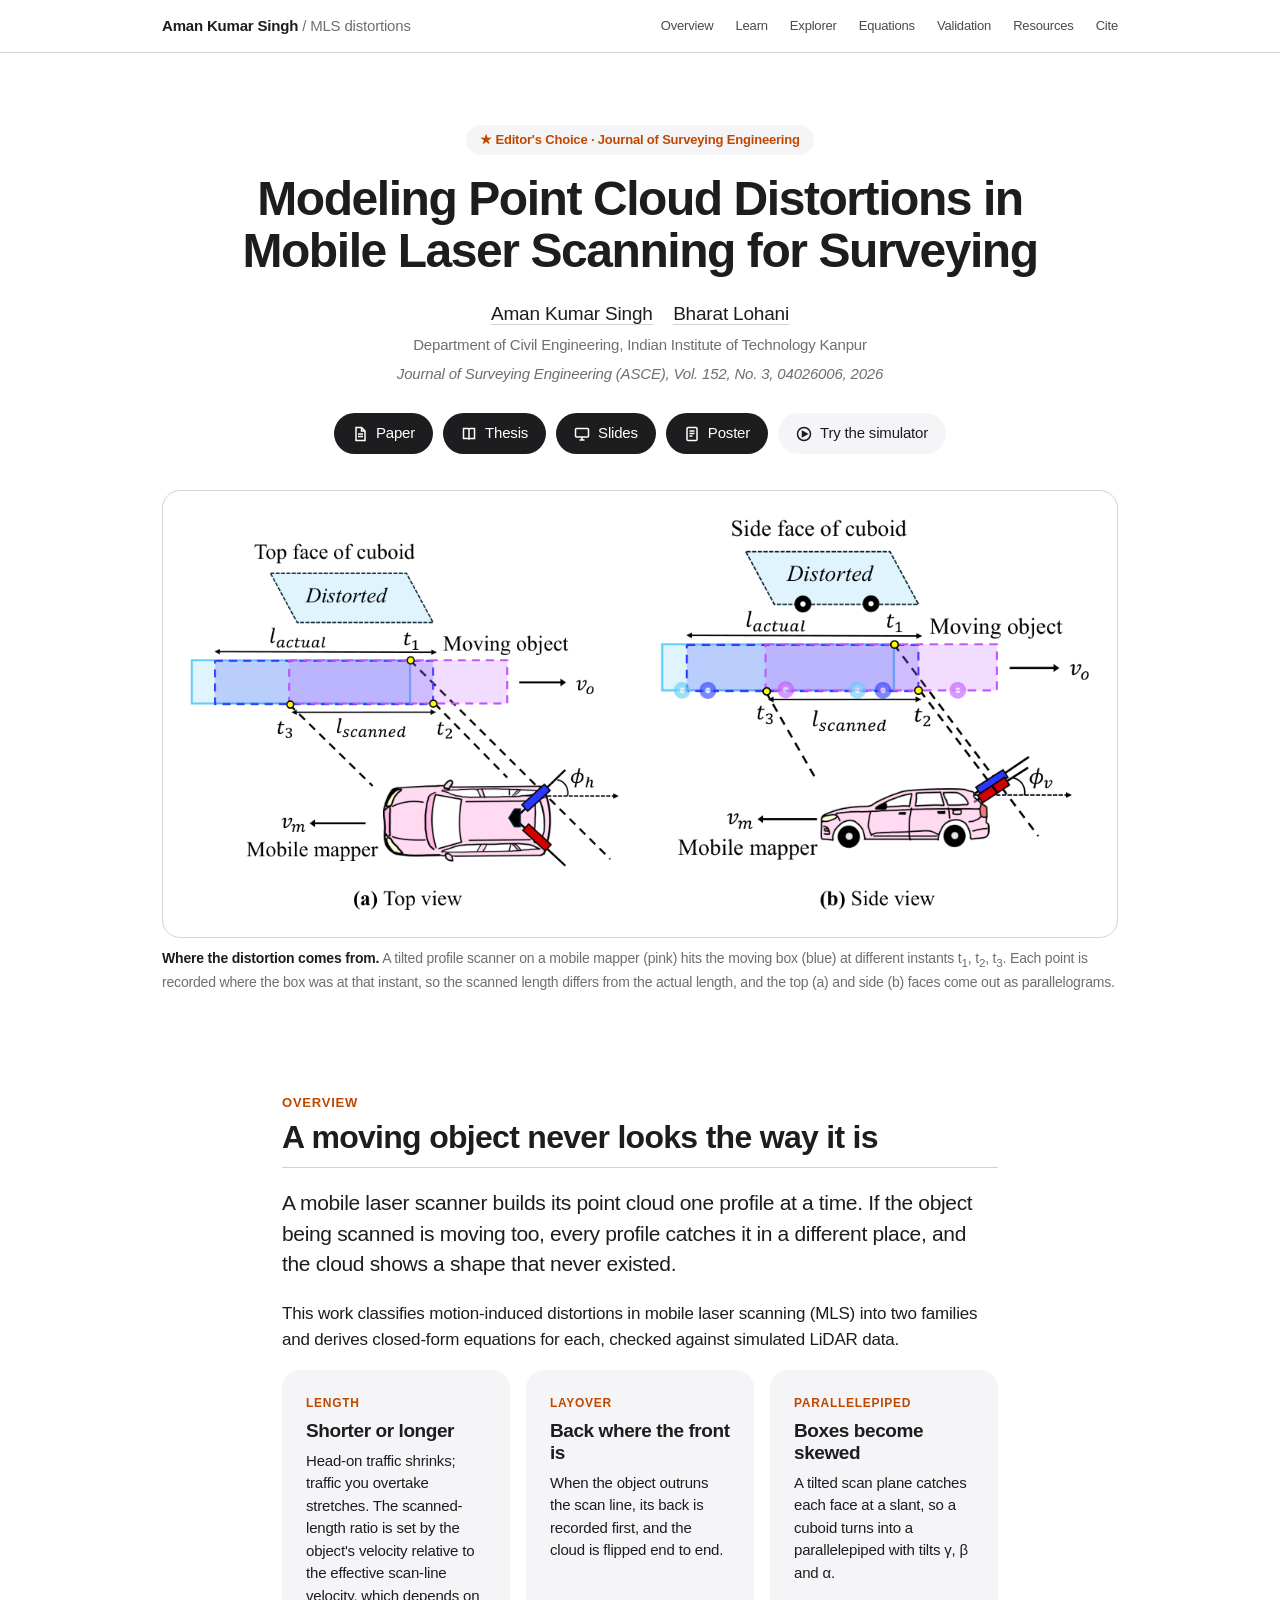
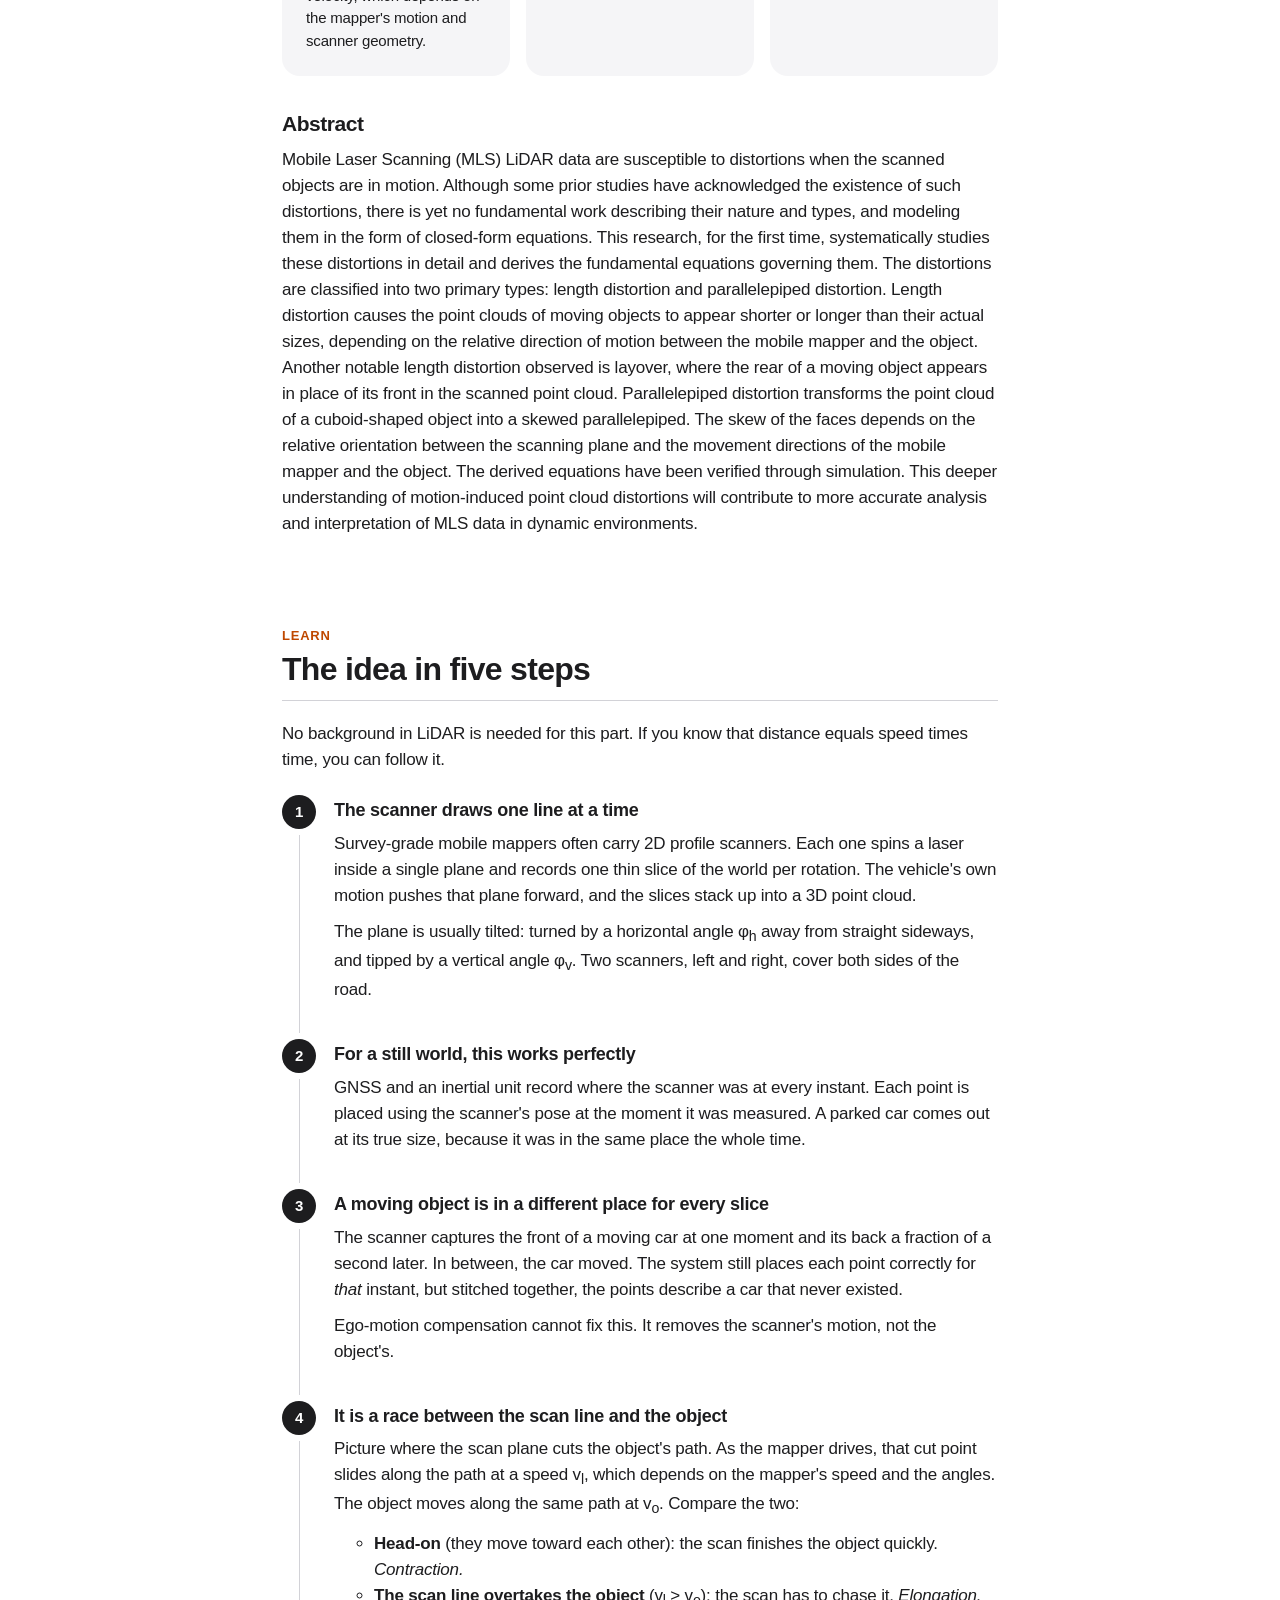
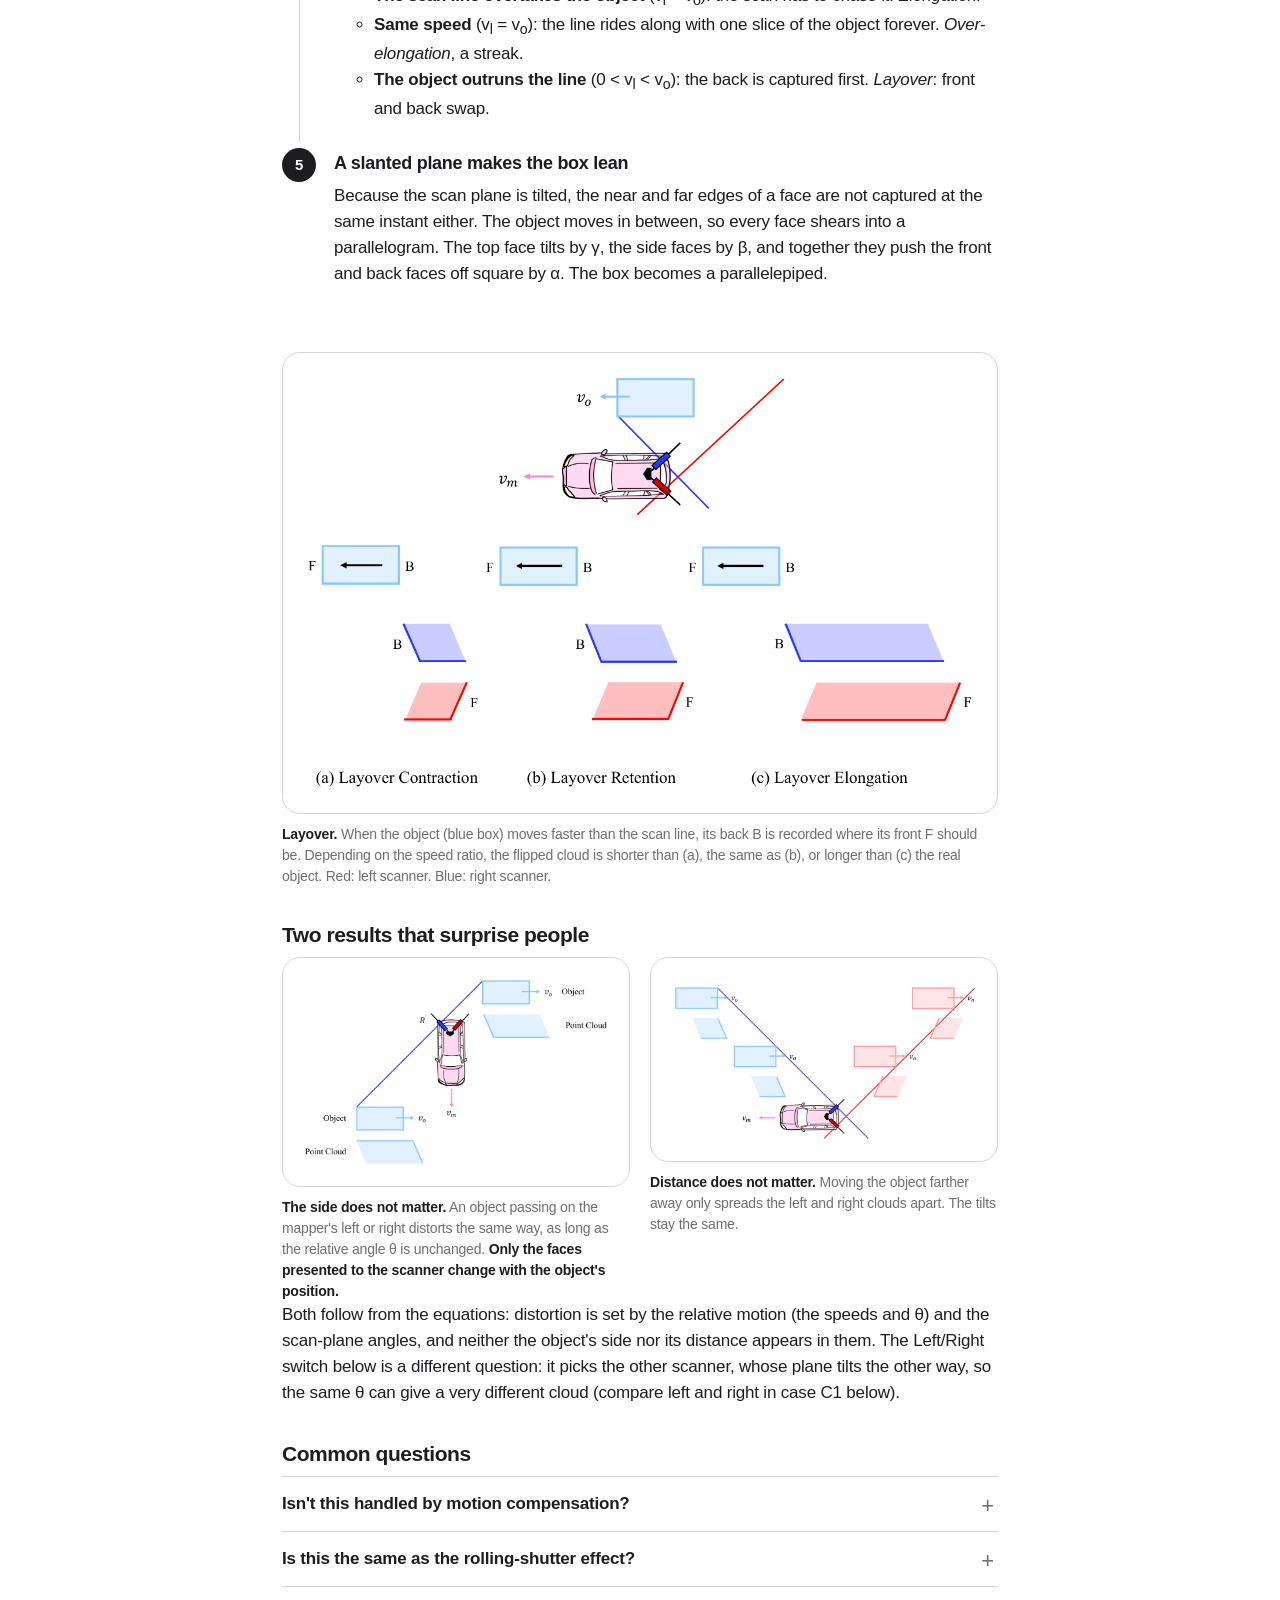
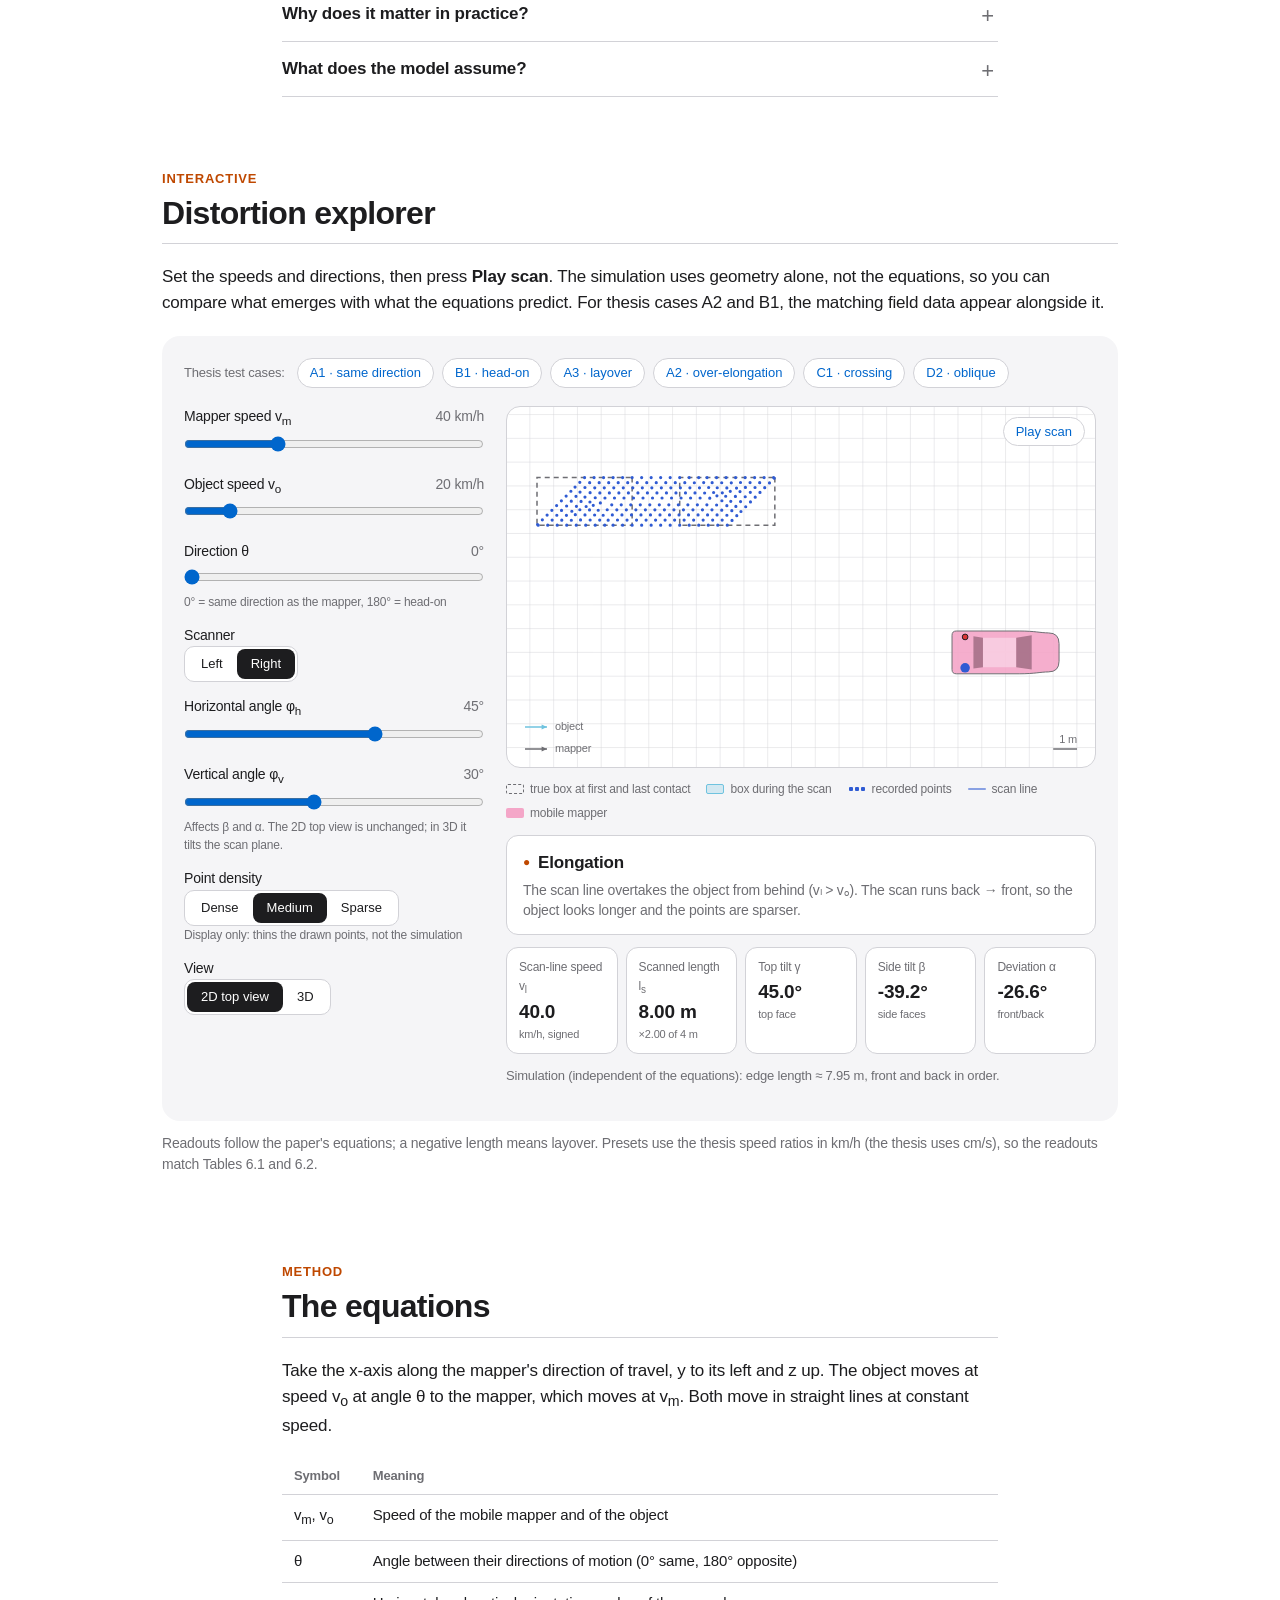
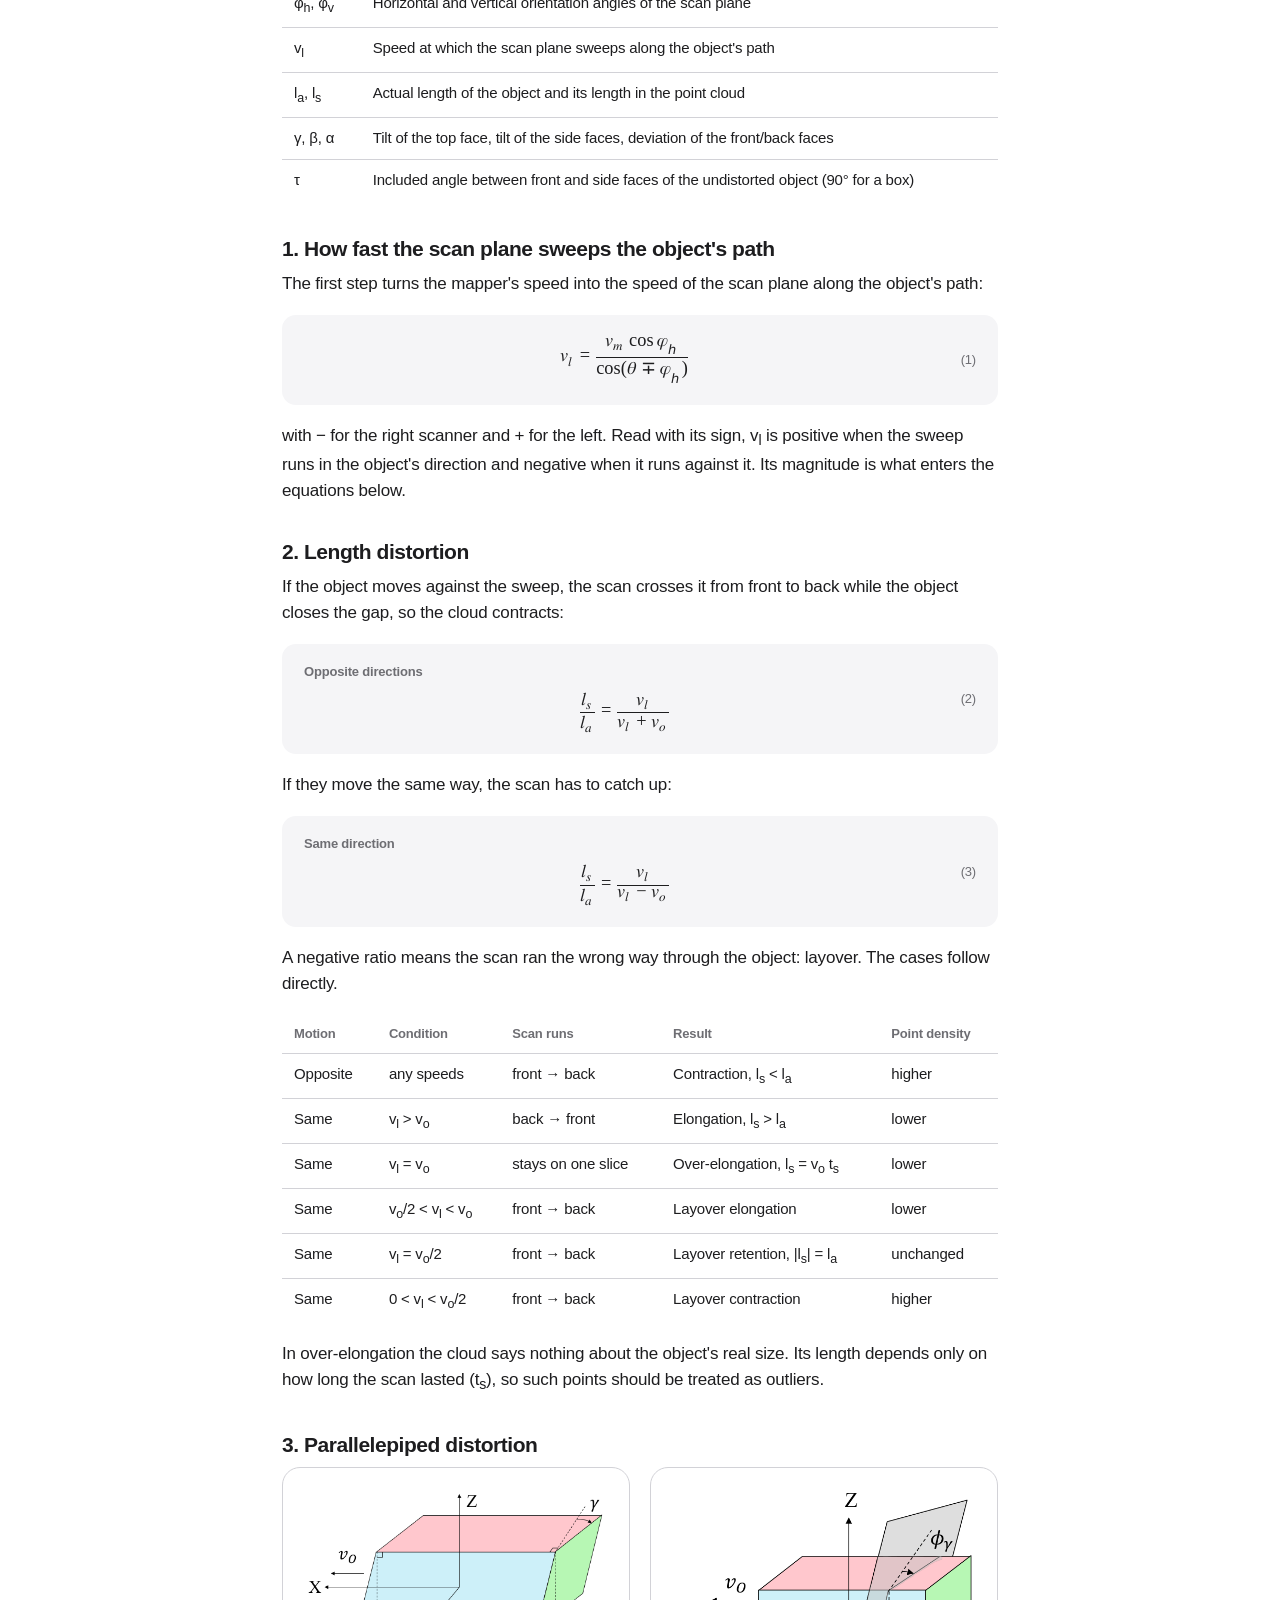
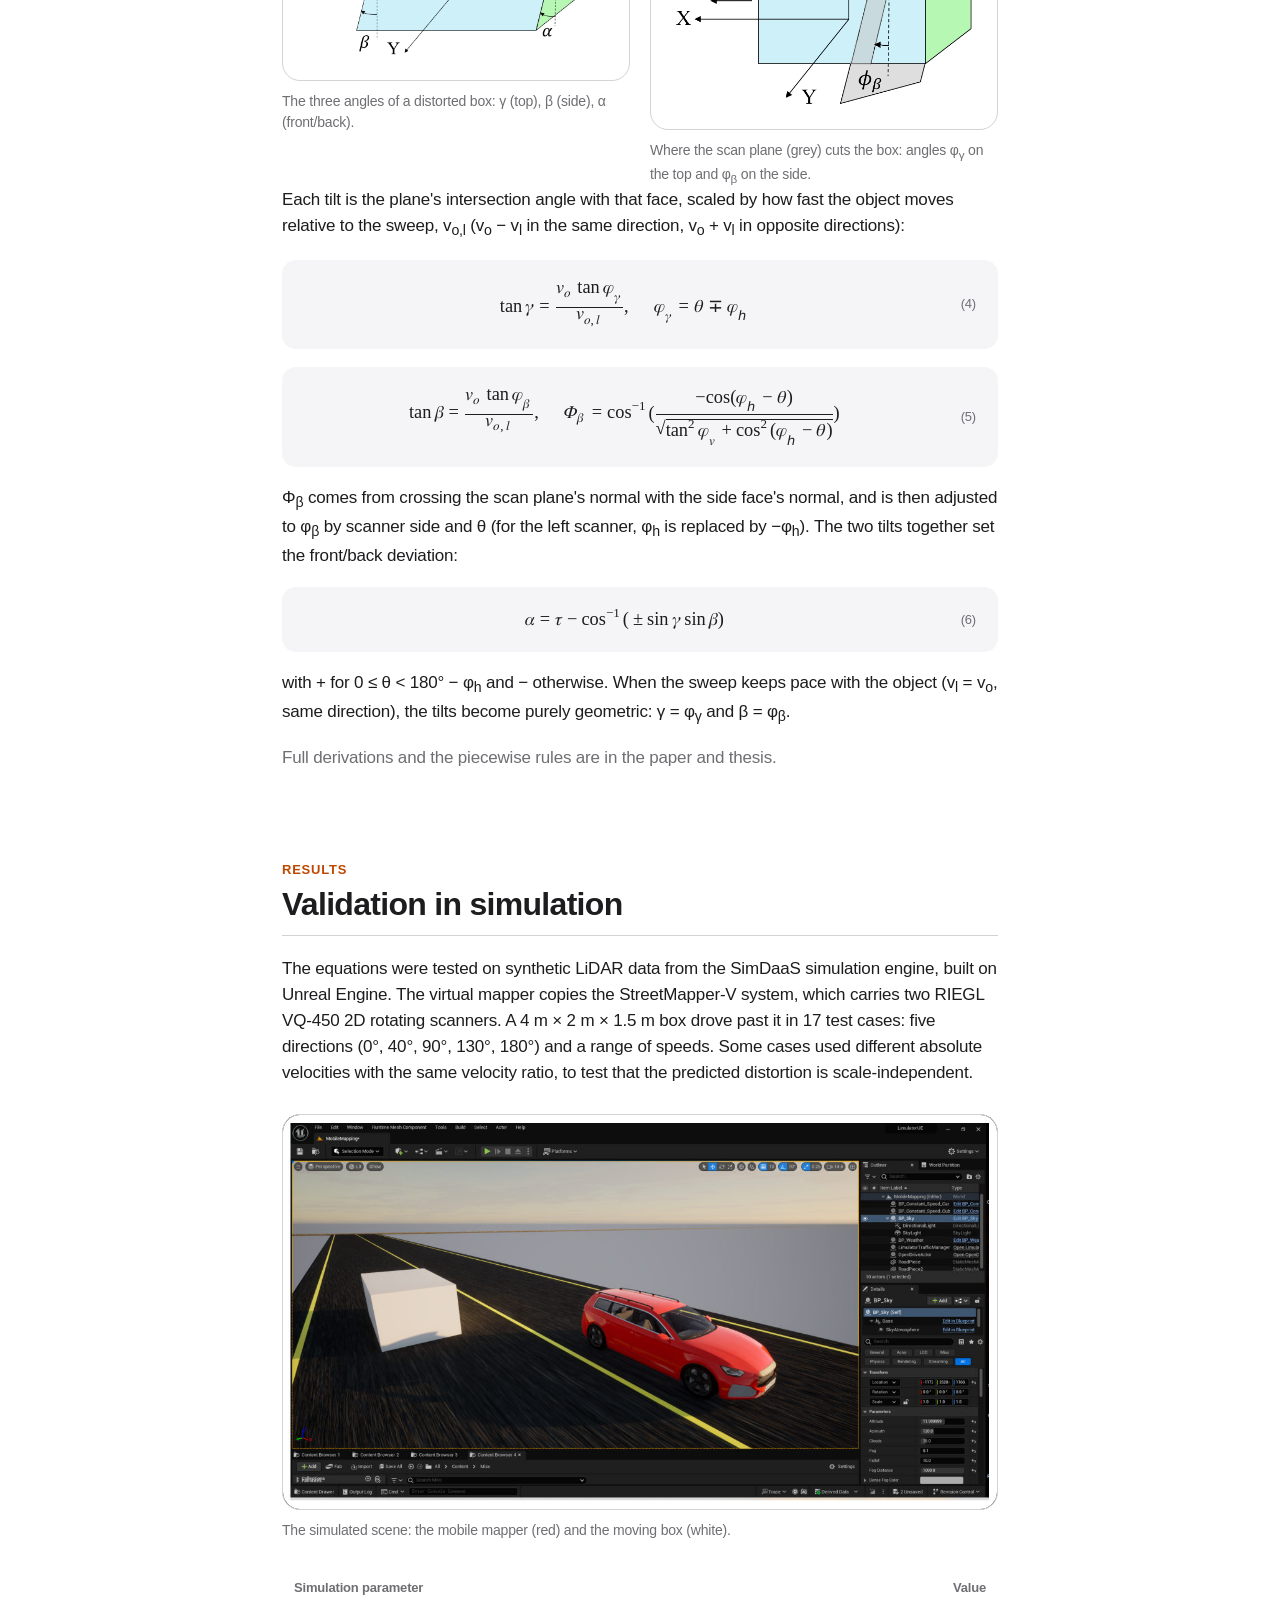
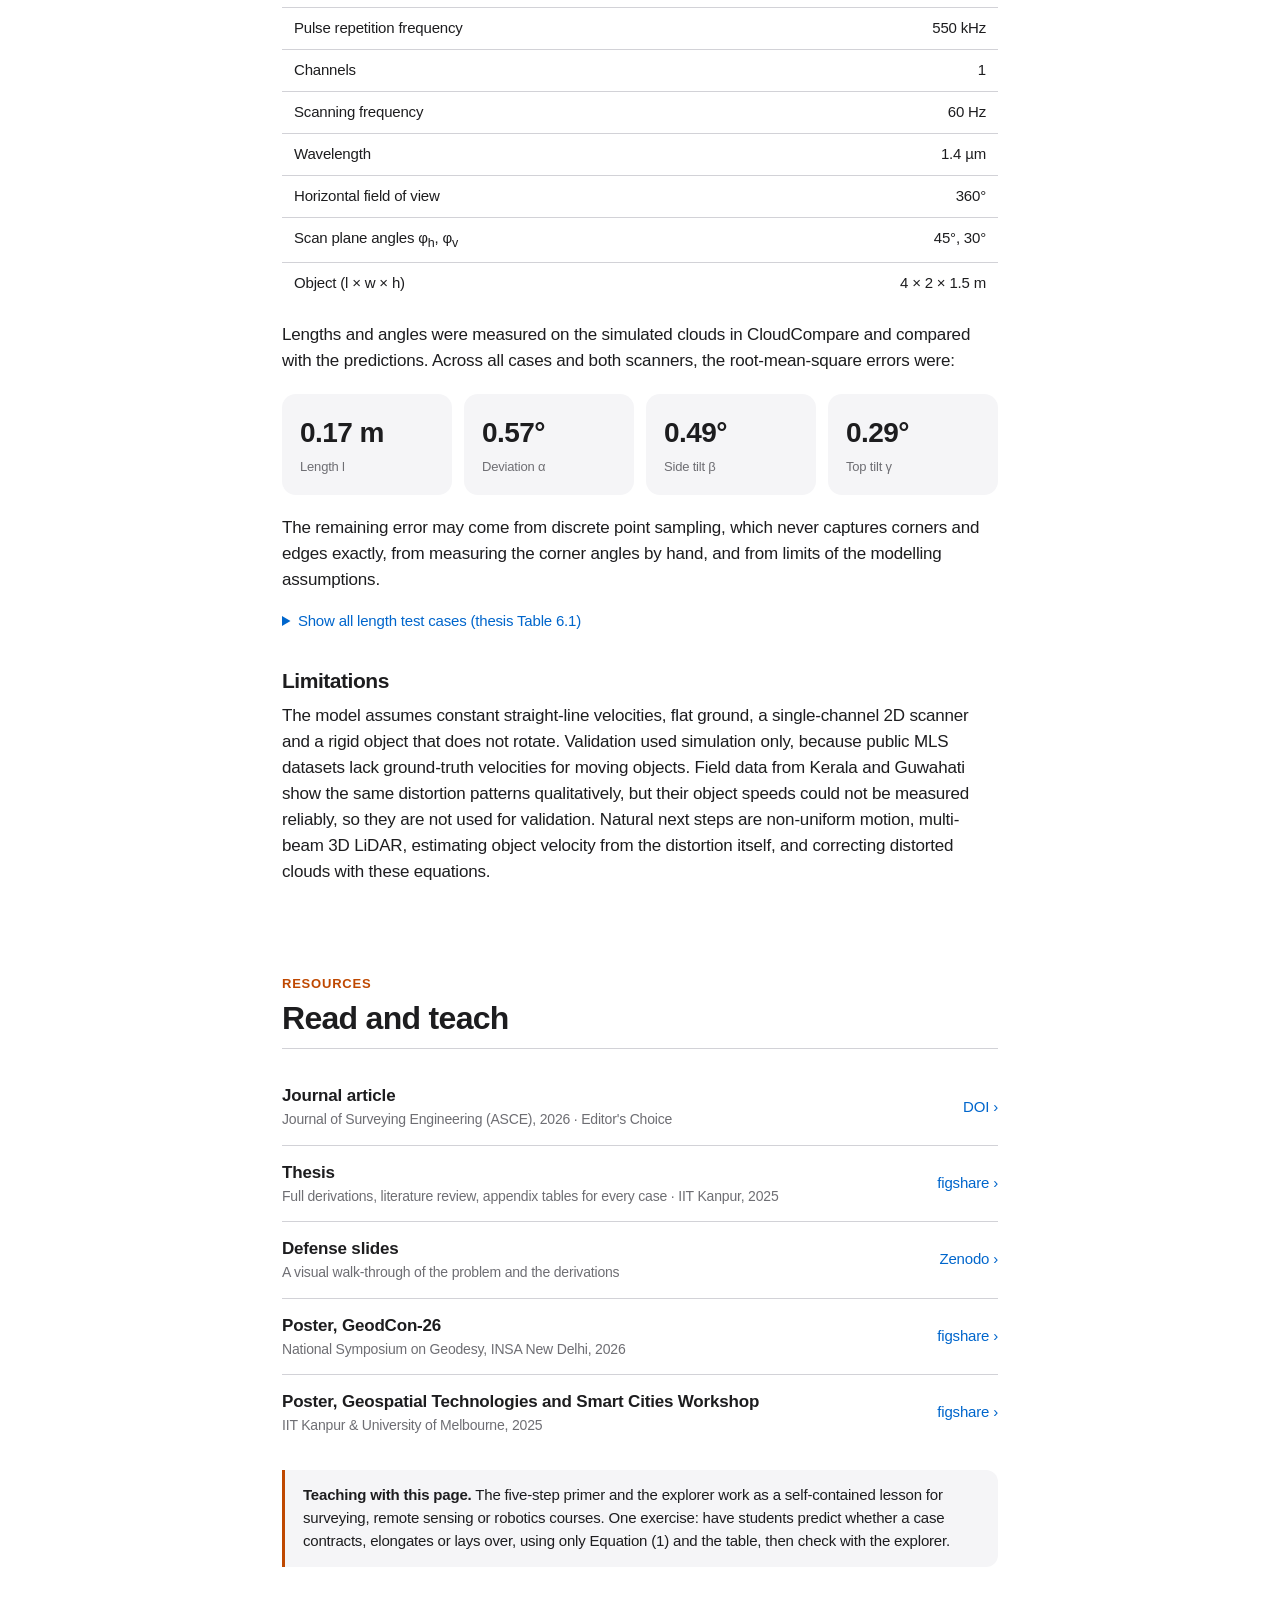
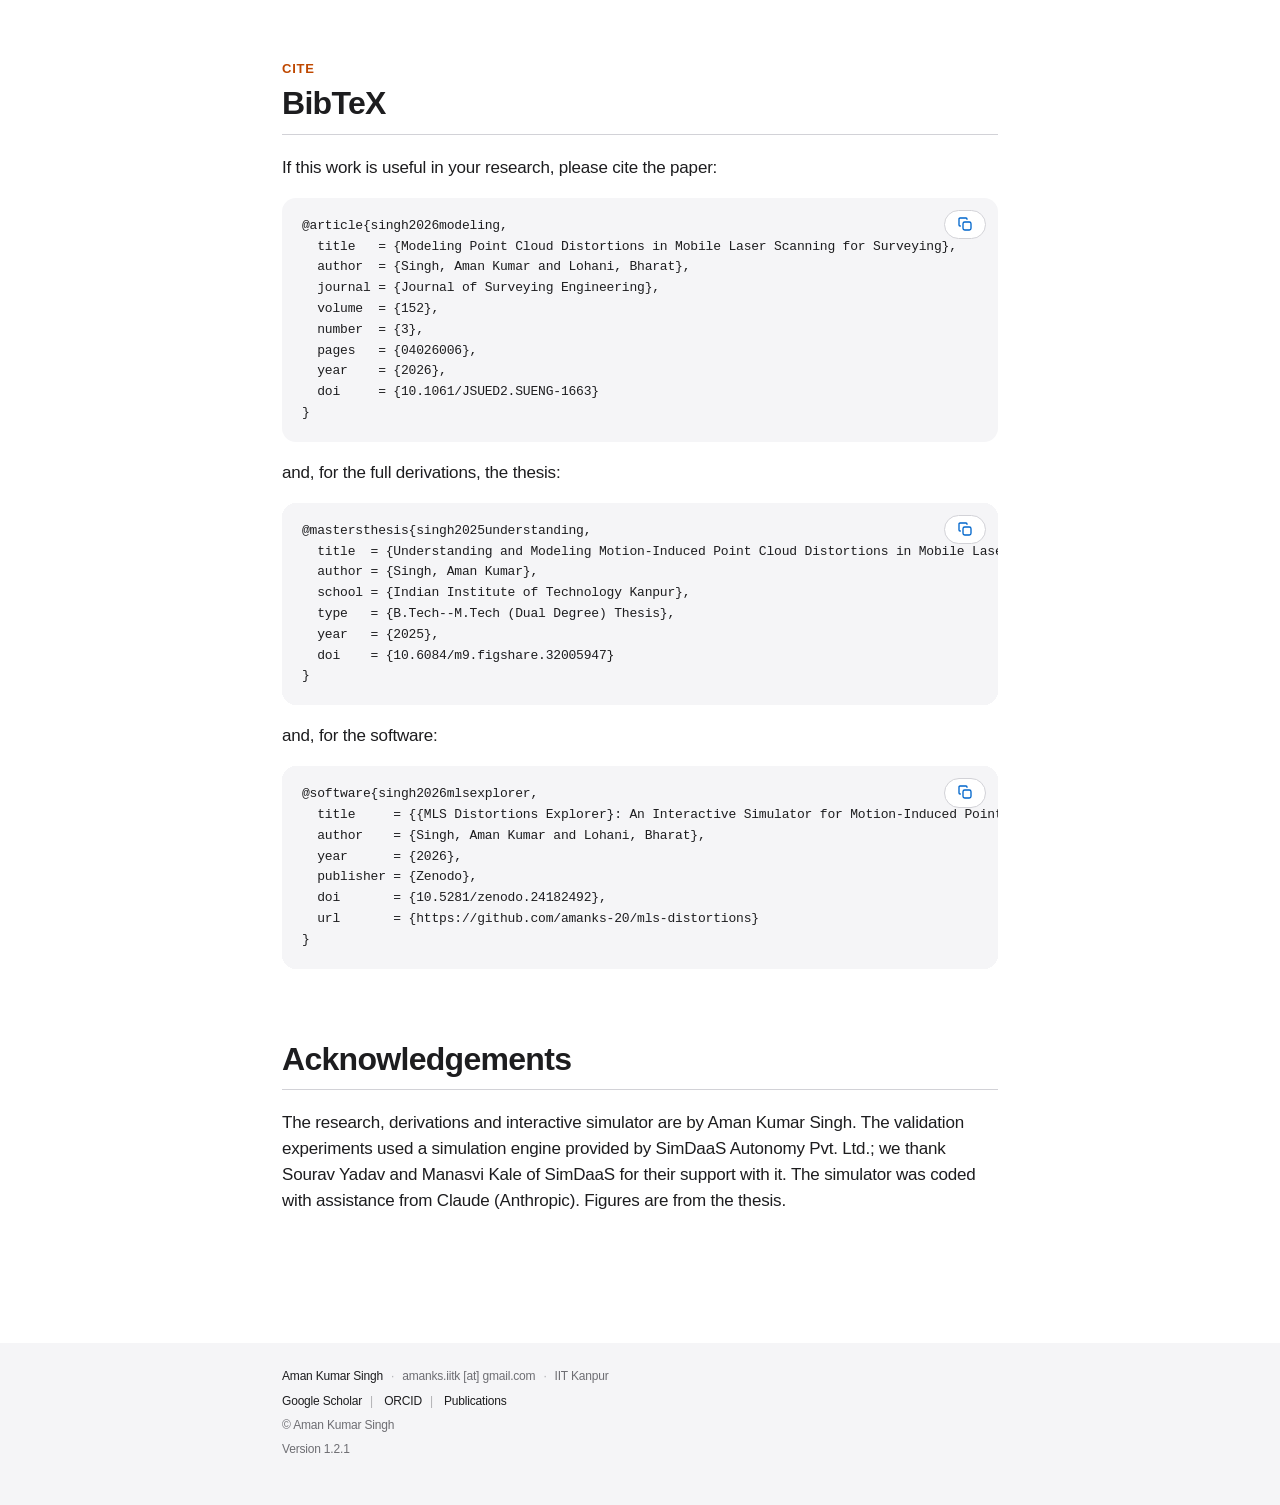
<file: index.html>
<!DOCTYPE html>
<html lang="en">

<head>
    <!-- ==================== Page info ==================== -->
    <meta charset="utf-8">
    <meta name="viewport" content="width=device-width, initial-scale=1">
    <title>Modeling Point Cloud Distortions in Mobile Laser Scanning | Singh &amp; Lohani</title>
    <meta name="description" content="Why moving objects look shorter, longer, reversed or skewed in mobile LiDAR point clouds. Equations, 2D/3D simulator, primer. ASCE Editor's Choice 2026.">
    <meta name="author" content="Aman Kumar Singh">
    <meta property="og:site_name" content="Aman Kumar Singh">
    <meta property="og:type" content="article">
    <meta property="og:title" content="Moving objects in mobile LiDAR point clouds: an interactive simulator">
    <meta property="og:description" content="Set the speed and direction of the mapper and a moving object, press Play scan, and watch the point cloud distort in 2D or 3D. From our paper in the ASCE Journal of Surveying Engineering.">
    <meta property="og:url" content="https://amanks-20.github.io/mls-distortions/">
    <meta property="og:image" content="https://amanks-20.github.io/mls-distortions/static/images/og-card.png">
    <meta property="og:image:width" content="1200">
    <meta property="og:image:height" content="627">
    <meta property="og:image:alt" content="The simulator’s controls (thesis test case buttons, speed, direction and scanner sliders, Play scan) beside a 3D view in which a box moving at the mapper’s speed is recorded as a long streak of blue points between dashed outlines of the box.">
    <meta name="twitter:card" content="summary_large_image">
    <meta name="twitter:title" content="Moving objects in mobile LiDAR point clouds: an interactive simulator">
    <meta name="twitter:description" content="Set the speed and direction of the mapper and a moving object, press Play scan, and watch the point cloud distort in 2D or 3D. From our paper in the ASCE Journal of Surveying Engineering.">
    <meta name="twitter:image" content="https://amanks-20.github.io/mls-distortions/static/images/og-card.png">
    <meta name="twitter:image:alt" content="The simulator’s controls (thesis test case buttons, speed, direction and scanner sliders, Play scan) beside a 3D view in which a box moving at the mapper’s speed is recorded as a long streak of blue points between dashed outlines of the box.">
    <link rel="canonical" href="https://amanks-20.github.io/mls-distortions/">

    <!-- Google Scholar -->
    <meta name="citation_title" content="Modeling Point Cloud Distortions in Mobile Laser Scanning for Surveying">
    <meta name="citation_author" content="Singh, Aman Kumar">
    <meta name="citation_author" content="Lohani, Bharat">
    <meta name="citation_journal_title" content="Journal of Surveying Engineering">
    <meta name="citation_volume" content="152">
    <meta name="citation_issue" content="3">
    <meta name="citation_firstpage" content="04026006">
    <meta name="citation_publication_date" content="2026">
    <meta name="citation_doi" content="10.1061/JSUED2.SUENG-1663">

    <!-- Structured data (Google) -->
    <script type="application/ld+json">
    [{
        "@context": "https://schema.org",
        "@type": "ScholarlyArticle",
        "headline": "Modeling Point Cloud Distortions in Mobile Laser Scanning for Surveying",
        "url": "https://amanks-20.github.io/mls-distortions/",
        "sameAs": "https://doi.org/10.1061/JSUED2.SUENG-1663",
        "image": "https://amanks-20.github.io/mls-distortions/static/images/og-card.png",
        "datePublished": "2026",
        "author": [
            {"@type": "Person", "name": "Aman Kumar Singh", "url": "https://amanks-20.github.io/", "sameAs": "https://orcid.org/0000-0001-7873-6374"},
            {"@type": "Person", "name": "Bharat Lohani"}
        ],
        "isPartOf": {"@type": "Periodical", "name": "Journal of Surveying Engineering", "publisher": {"@type": "Organization", "name": "ASCE"}}
    }, {
        "@context": "https://schema.org",
        "@type": "BreadcrumbList",
        "itemListElement": [
            {"@type": "ListItem", "position": 1, "name": "Aman Kumar Singh", "item": "https://amanks-20.github.io/"},
            {"@type": "ListItem", "position": 2, "name": "MLS Distortions", "item": "https://amanks-20.github.io/mls-distortions/"}
        ]
    }]
    </script>

    <!-- ==================== Assets ==================== -->
    <link rel="icon" href="https://amanks-20.github.io/assets/favicon.ico" sizes="48x48">
    <link rel="apple-touch-icon" href="https://amanks-20.github.io/assets/icons/apple-touch-icon.png">
    <link rel="stylesheet" href="static/css/style.css">
</head>

<body>
    <!-- ==================== Nav ==================== -->
    <nav class="nav" aria-label="Sections">
        <div class="wide">
            <a class="nav-name" href="https://amanks-20.github.io/">Aman Kumar Singh <span>/ MLS distortions</span></a>
            <div class="nav-links">
                <a href="#overview">Overview</a>
                <a href="#learn">Learn</a>
                <a href="#explorer">Explorer</a>
                <a href="#equations">Equations</a>
                <a href="#validation">Validation</a>
                <a href="#resources">Resources</a>
                <a href="#cite">Cite</a>
            </div>
        </div>
    </nav>

    <main>
        <!-- ==================== Header ==================== -->
        <header class="head wide">
            <div class="badge">★ <a href="https://ascelibrary.org/jsued2/su_editors_choice_collection" target="_blank" rel="noopener">Editor's Choice</a> · Journal of Surveying Engineering</div>
            <h1>Modeling Point Cloud Distortions in Mobile Laser Scanning for Surveying</h1>
            <p class="authors">
                <a href="https://amanks-20.github.io/">Aman Kumar Singh</a>
                &nbsp;&nbsp;
                <a href="https://home.iitk.ac.in/~blohani/" target="_blank" rel="noopener">Bharat Lohani</a>
            </p>
            <p class="affil">Department of Civil Engineering, Indian Institute of Technology Kanpur</p>
            <p class="venue">Journal of Surveying Engineering (ASCE), Vol. 152, No. 3, 04026006, 2026</p>

            <div class="buttons">
                <a class="btn" href="https://doi.org/10.1061/JSUED2.SUENG-1663" target="_blank" rel="noopener">
                    <svg viewBox="0 0 16 16" fill="none" stroke="currentColor" stroke-width="1.5" aria-hidden="true"><path d="M4 1.5h5.5L13 5v9.5H4z"/><path d="M9.5 1.5V5H13M6 8h5M6 10.5h5"/></svg>
                    Paper
                </a>
                <a class="btn" href="https://doi.org/10.6084/m9.figshare.32005947" target="_blank" rel="noopener">
                    <svg viewBox="0 0 16 16" fill="none" stroke="currentColor" stroke-width="1.5" aria-hidden="true"><path d="M2.5 2.5h4.5a1.5 1.5 0 0 1 1 .4 1.5 1.5 0 0 1 1-.4h4.5v10H9a1 1 0 0 0-1 1 1 1 0 0 0-1-1H2.5z"/><path d="M8 3v10.5"/></svg>
                    Thesis
                </a>
                <a class="btn" href="https://doi.org/10.5281/zenodo.23734352" target="_blank" rel="noopener">
                    <svg viewBox="0 0 16 16" fill="none" stroke="currentColor" stroke-width="1.5" aria-hidden="true"><rect x="1.5" y="2.5" width="13" height="8.5" rx="1"/><path d="M8 11v3M5.5 14h5"/></svg>
                    Slides
                </a>
                <a class="btn" href="https://doi.org/10.6084/m9.figshare.32005995" target="_blank" rel="noopener">
                    <svg viewBox="0 0 16 16" fill="none" stroke="currentColor" stroke-width="1.5" aria-hidden="true"><rect x="3" y="1.5" width="10" height="13" rx="1"/><path d="M5.5 5h5M5.5 7.5h5M5.5 10h3"/></svg>
                    Poster
                </a>
                <a class="btn ghost" href="#explorer">
                    <svg viewBox="0 0 16 16" fill="none" stroke="currentColor" stroke-width="1.5" aria-hidden="true"><circle cx="8" cy="8" r="6.5"/><path d="M6.5 5.5 11 8l-4.5 2.5z" fill="currentColor"/></svg>
                    Try the simulator
                </a>
            </div>
        </header>

        <!-- ==================== Teaser ==================== -->
        <section class="wide" aria-label="Teaser figure">
            <figure>
                <div class="fig-img"><img src="static/images/genesis.png" width="1200" height="536" alt="Top and side views of a mobile mapper scanning a moving box. The box is drawn at three times t1, t2 and t3; the scanned length is shorter than the actual length, and the top and side faces of the scanned box come out as parallelograms."></div>
                <figcaption><strong>Where the distortion comes from.</strong> A tilted profile scanner on a mobile mapper (pink) hits the moving box (blue) at different instants t<sub>1</sub>, t<sub>2</sub>, t<sub>3</sub>. Each point is recorded where the box was at that instant, so the scanned length differs from the actual length, and the top (a) and side (b) faces come out as parallelograms.</figcaption>
            </figure>
        </section>

        <div class="wrap">
            <!-- ==================== Overview ==================== -->
            <section class="section" id="overview">
                <p class="eyebrow">Overview</p>
                <h2>A moving object never looks the way it is</h2>
                <p class="lead">A mobile laser scanner builds its point cloud one profile at a time. If the object being scanned is moving too, every profile catches it in a different place, and the cloud shows a shape that never existed.</p>
                <p>This work classifies motion-induced distortions in mobile laser scanning (MLS) into two families and derives closed-form equations for each, checked against simulated LiDAR data.</p>

                <div class="cards">
                    <div class="card">
                        <span class="tag">Length</span>
                        <h3>Shorter or longer</h3>
                        <p>Head-on traffic shrinks; traffic you overtake stretches. The scanned-length ratio is set by the object's velocity relative to the effective scan-line velocity, which depends on the mapper's motion and scanner geometry.</p>
                    </div>
                    <div class="card">
                        <span class="tag">Layover</span>
                        <h3>Back where the front is</h3>
                        <p>When the object outruns the scan line, its back is recorded first, and the cloud is flipped end to end.</p>
                    </div>
                    <div class="card">
                        <span class="tag">Parallelepiped</span>
                        <h3>Boxes become skewed</h3>
                        <p>A tilted scan plane catches each face at a slant, so a cuboid turns into a parallelepiped with tilts γ, β and α.</p>
                    </div>
                </div>

                <h3>Abstract</h3>
                <p>Mobile Laser Scanning (MLS) LiDAR data are susceptible to distortions when the scanned objects are in motion. Although some prior studies have acknowledged the existence of such distortions, there is yet no fundamental work describing their nature and types, and modeling them in the form of closed-form equations. This research, for the first time, systematically studies these distortions in detail and derives the fundamental equations governing them. The distortions are classified into two primary types: length distortion and parallelepiped distortion. Length distortion causes the point clouds of moving objects to appear shorter or longer than their actual sizes, depending on the relative direction of motion between the mobile mapper and the object. Another notable length distortion observed is layover, where the rear of a moving object appears in place of its front in the scanned point cloud. Parallelepiped distortion transforms the point cloud of a cuboid-shaped object into a skewed parallelepiped. The skew of the faces depends on the relative orientation between the scanning plane and the movement directions of the mobile mapper and the object. The derived equations have been verified through simulation. This deeper understanding of motion-induced point cloud distortions will contribute to more accurate analysis and interpretation of MLS data in dynamic environments.</p>
            </section>

            <!-- ==================== Learn ==================== -->
            <section class="section" id="learn">
                <p class="eyebrow">Learn</p>
                <h2>The idea in five steps</h2>
                <p>No background in LiDAR is needed for this part. If you know that distance equals speed times time, you can follow it.</p>

                <ol class="steps">
                    <li>
                        <h4>The scanner draws one line at a time</h4>
                        <p>Survey-grade mobile mappers often carry 2D profile scanners. Each one spins a laser inside a single plane and records one thin slice of the world per rotation. The vehicle's own motion pushes that plane forward, and the slices stack up into a 3D point cloud.</p>
                        <p>The plane is usually tilted: turned by a horizontal angle φ<sub>h</sub> away from straight sideways, and tipped by a vertical angle φ<sub>v</sub>. Two scanners, left and right, cover both sides of the road.</p>
                    </li>
                    <li>
                        <h4>For a still world, this works perfectly</h4>
                        <p>GNSS and an inertial unit record where the scanner was at every instant. Each point is placed using the scanner's pose at the moment it was measured. A parked car comes out at its true size, because it was in the same place the whole time.</p>
                    </li>
                    <li>
                        <h4>A moving object is in a different place for every slice</h4>
                        <p>The scanner captures the front of a moving car at one moment and its back a fraction of a second later. In between, the car moved. The system still places each point correctly for <em>that</em> instant, but stitched together, the points describe a car that never existed.</p>
                        <p>Ego-motion compensation cannot fix this. It removes the scanner's motion, not the object's.</p>
                    </li>
                    <li>
                        <h4>It is a race between the scan line and the object</h4>
                        <p>Picture where the scan plane cuts the object's path. As the mapper drives, that cut point slides along the path at a speed v<sub>l</sub>, which depends on the mapper's speed and the angles. The object moves along the same path at v<sub>o</sub>. Compare the two:</p>
                        <ul>
                            <li><strong>Head-on</strong> (they move toward each other): the scan finishes the object quickly. <em>Contraction.</em></li>
                            <li><strong>The scan line overtakes the object</strong> (v<sub>l</sub> &gt; v<sub>o</sub>): the scan has to chase it. <em>Elongation.</em></li>
                            <li><strong>Same speed</strong> (v<sub>l</sub> = v<sub>o</sub>): the line rides along with one slice of the object forever. <em>Over-elongation</em>, a streak.</li>
                            <li><strong>The object outruns the line</strong> (0 &lt; v<sub>l</sub> &lt; v<sub>o</sub>): the back is captured first. <em>Layover</em>: front and back swap.</li>
                        </ul>
                    </li>
                    <li>
                        <h4>A slanted plane makes the box lean</h4>
                        <p>Because the scan plane is tilted, the near and far edges of a face are not captured at the same instant either. The object moves in between, so every face shears into a parallelogram. The top face tilts by γ, the side faces by β, and together they push the front and back faces off square by α. The box becomes a parallelepiped.</p>
                    </li>
                </ol>

                <figure>
                    <div class="fig-img"><img src="static/images/layover.png" width="1174" height="734" loading="lazy" alt="Top: a mobile mapper with red and blue scan planes overtaken by a faster object. Bottom: for three speed ratios the scanned clouds have front F and back B swapped, with the length shrinking, staying the same, or growing."></div>
                    <figcaption><strong>Layover.</strong> When the object (blue box) moves faster than the scan line, its back B is recorded where its front F should be. Depending on the speed ratio, the flipped cloud is shorter than (a), the same as (b), or longer than (c) the real object. Red: left scanner. Blue: right scanner.</figcaption>
                </figure>

                <h3>Two results that surprise people</h3>
                <div class="fig-row">
                    <figure>
                        <div class="fig-img"><img src="static/images/scan-side.png" width="948" height="586" loading="lazy" alt="The same relative motion scanned from either side of the mapper produces identical distorted point clouds."></div>
                        <figcaption><strong>The side does not matter.</strong> An object passing on the mapper's left or right distorts the same way, as long as the relative angle θ is unchanged. <strong>Only the faces presented to the scanner change with the object's position.</strong></figcaption>
                    </figure>
                    <figure>
                        <div class="fig-img"><img src="static/images/scan-distance.png" width="988" height="533" loading="lazy" alt="Objects at increasing distances from the mapper produce point clouds with the same tilts, only farther apart."></div>
                        <figcaption><strong>Distance does not matter.</strong> Moving the object farther away only spreads the left and right clouds apart. The tilts stay the same.</figcaption>
                    </figure>
                </div>
                <p>Both follow from the equations: distortion is set by the relative motion (the speeds and θ) and the scan-plane angles, and neither the object's side nor its distance appears in them. The Left/Right switch below is a different question: it picks the other scanner, whose plane tilts the other way, so the same θ can give a very different cloud (compare left and right in case C1 below).</p>

                <h3>Common questions</h3>
                <details class="faq">
                    <summary>Isn't this handled by motion compensation?</summary>
                    <p>No. Compensation removes the scanner's own motion, not the object's. Correcting a moving object needs its motion, known or estimated; these equations describe what that motion does to the cloud.</p>
                </details>
                <details class="faq">
                    <summary>Is this the same as the rolling-shutter effect?</summary>
                    <p>It is a close analogy: both arise because a scene is captured over time rather than all at once. Here the distortion comes from an object's motion relative to a moving scanner that builds the cloud profile by profile.</p>
                </details>
                <details class="faq">
                    <summary>Why does it matter in practice?</summary>
                    <p>Lengths read from MLS data can be wrong by metres, and skewed boxes can mislead object detection, tracking and mapping. Knowing the distortion lets you predict and flag it. When the object's velocity is known or estimated, the equations can be inverted to recover its true shape; the length of an over-elongated cloud cannot be recovered.</p>
                </details>
                <details class="faq">
                    <summary>What does the model assume?</summary>
                    <p>Constant, straight-line velocities for both the mapper and the object; fixed scanner angles; flat ground; a single-channel 2D rotating scanner fast enough that each rotation is effectively instantaneous; and a rigid box-shaped object that does not rotate.</p>
                </details>
            </section>
        </div>

        <!-- ==================== Explorer ==================== -->
        <section class="section wide" id="explorer">
            <p class="eyebrow">Interactive</p>
            <h2>Distortion explorer</h2>
            <p>Set the speeds and directions, then press <strong>Play scan</strong>. The simulation uses geometry alone, not the equations, so you can compare what emerges with what the equations predict. For thesis cases A2 and B1, the matching field data appear alongside it.</p>

            <div class="explorer" id="explorer-app">
                <div class="presets" role="group" aria-label="Test cases from the paper">
                    <span>Thesis test cases:</span>
                    <button type="button" class="pill" data-preset="A1" aria-pressed="false">A1 · same direction</button>
                    <button type="button" class="pill" data-preset="B1" aria-pressed="false">B1 · head-on</button>
                    <button type="button" class="pill" data-preset="A3" aria-pressed="false">A3 · layover</button>
                    <button type="button" class="pill" data-preset="A2" aria-pressed="false">A2 · over-elongation</button>
                    <button type="button" class="pill" data-preset="C1" aria-pressed="false">C1 · crossing</button>
                    <button type="button" class="pill" data-preset="D2" aria-pressed="false">D2 · oblique</button>
                </div>

                <div class="ex-grid">
                    <div class="controls">
                        <div class="ctrl">
                            <label for="ex-vm"><span>Mapper speed v<sub>m</sub></span> <output for="ex-vm"></output></label>
                            <input id="ex-vm" type="range" min="5" max="120" step="1" value="40">
                        </div>
                        <div class="ctrl">
                            <label for="ex-vo"><span>Object speed v<sub>o</sub></span> <output for="ex-vo"></output></label>
                            <input id="ex-vo" type="range" min="0" max="150" step="1" value="20">
                        </div>
                        <div class="ctrl">
                            <label for="ex-theta"><span>Direction θ</span> <output for="ex-theta"></output></label>
                            <input id="ex-theta" type="range" min="0" max="180" step="1" value="0">
                            <span class="hint">0° = same direction as the mapper, 180° = head-on</span>
                        </div>
                        <div class="ctrl">
                            <label>Scanner</label>
                            <div class="seg" role="group" aria-label="Scanner side">
                                <button type="button" data-side="L" aria-pressed="false">Left</button>
                                <button type="button" data-side="R" aria-pressed="true">Right</button>
                            </div>
                        </div>
                        <div class="ctrl">
                            <label for="ex-phih"><span>Horizontal angle φ<sub>h</sub></span> <output for="ex-phih"></output></label>
                            <input id="ex-phih" type="range" min="0" max="70" step="1" value="45">
                        </div>
                        <div class="ctrl">
                            <label for="ex-phiv"><span>Vertical angle φ<sub>v</sub></span> <output for="ex-phiv"></output></label>
                            <input id="ex-phiv" type="range" min="0" max="70" step="1" value="30">
                            <span class="hint">Affects β and α. The 2D top view is unchanged; in 3D it tilts the scan plane.</span>
                        </div>
                        <div class="ctrl">
                            <label>Point density</label>
                            <div class="seg" role="group" aria-label="Point density (display only)">
                                <button type="button" data-density="dense" aria-pressed="false">Dense</button>
                                <button type="button" data-density="medium" aria-pressed="true">Medium</button>
                                <button type="button" data-density="sparse" aria-pressed="false">Sparse</button>
                            </div>
                            <span class="hint">Display only: thins the drawn points, not the simulation</span>
                        </div>
                        <div class="ctrl">
                            <label>View</label>
                            <div class="seg" role="group" aria-label="View">
                                <button type="button" data-view="2d" aria-pressed="true">2D top view</button>
                                <button type="button" data-view="3d" aria-pressed="false">3D</button>
                            </div>
                        </div>
                    </div>

                    <div class="stage">
                        <div class="canvas-row">
                            <div class="canvas-col">
                                <div class="canvas-box">
                                    <canvas aria-label="Top-view simulation of the scan" role="img"></canvas>
                                    <div class="canvas-tools"><button type="button" class="pill" id="ex-3d-plane" aria-pressed="true" hidden>Scan plane</button> <button type="button" class="pill" id="ex-3d-reset" hidden>Reset view</button> <button type="button" class="pill" id="ex-play">Play scan</button></div>
                                </div>
                                <div class="ex3d-notes" id="ex-3d-notes" hidden>
                                    <p class="ex3d-warn" id="ex-3d-notop" role="status" hidden>The scan plane misses the top face at this angle.</p>
                                </div>
                                <div class="legend" aria-hidden="true">
                                    <span><i class="l-obj"></i>true box at first and last contact</span>
                                    <span><i class="l-now"></i>box during the scan</span>
                                    <span><i class="l-pts" id="ex-pts-swatch"></i>recorded points</span>
                                    <span><i class="l-line" id="ex-line-swatch"></i>scan line</span>
                                    <span><i class="l-map"></i>mobile mapper</span>
                                    <span id="ex-legend-plane" hidden><i class="l-plane"></i><span class="l-plane-text">scan plane (right, blue)</span></span>
                                </div>
                            </div>

                            <aside class="field" id="ex-field" aria-labelledby="ex-field-title">
                                <h3 id="ex-field-title">Observed in the field</h3>
                                <div class="field-body" id="ex-field-body" aria-live="polite">
                                    <p class="field-empty">Field examples are shown for the thesis test cases (A2, B1).</p>
                                </div>
                            </aside>
                        </div>

                        <div class="regime" id="ex-regime" aria-live="polite">
                            <div class="name"></div>
                            <p></p>
                        </div>

                        <div class="readouts">
                            <div class="readout"><span class="k">Scan-line speed v<sub>l</sub></span><span class="v" id="ex-vl"></span><span class="s">km/h, signed</span></div>
                            <div class="readout"><span class="k">Scanned length l<sub>s</sub></span><span class="v" id="ex-ls"></span><span class="s" id="ex-ratio"></span></div>
                            <div class="readout"><span class="k">Top tilt γ</span><span class="v" id="ex-gamma"></span><span class="s">top face</span></div>
                            <div class="readout"><span class="k">Side tilt β</span><span class="v" id="ex-beta"></span><span class="s">side faces</span></div>
                            <div class="readout"><span class="k">Deviation α</span><span class="v" id="ex-alpha"></span><span class="s">front/back</span></div>
                        </div>
                        <p class="check" id="ex-check"></p>
                    </div>
                </div>
            </div>
            <p class="muted" style="font-size:14px;margin-top:12px">Readouts follow the paper's equations; a negative length means layover. Presets use the thesis speed ratios in km/h (the thesis uses cm/s), so the readouts match Tables 6.1 and 6.2.</p>
            <noscript><p class="note">The explorer needs JavaScript. The equations below give the same results.</p></noscript>
        </section>

        <div class="wrap">
            <!-- ==================== Equations ==================== -->
            <section class="section" id="equations">
                <p class="eyebrow">Method</p>
                <h2>The equations</h2>
                <p>Take the x-axis along the mapper's direction of travel, y to its left and z up. The object moves at speed v<sub>o</sub> at angle θ to the mapper, which moves at v<sub>m</sub>. Both move in straight lines at constant speed.</p>

                <div class="table-wrap">
                    <table>
                        <thead><tr><th>Symbol</th><th>Meaning</th></tr></thead>
                        <tbody>
                            <tr><td>v<sub>m</sub>, v<sub>o</sub></td><td>Speed of the mobile mapper and of the object</td></tr>
                            <tr><td>θ</td><td>Angle between their directions of motion (0° same, 180° opposite)</td></tr>
                            <tr><td>φ<sub>h</sub>, φ<sub>v</sub></td><td>Horizontal and vertical orientation angles of the scan plane</td></tr>
                            <tr><td>v<sub>l</sub></td><td>Speed at which the scan plane sweeps along the object's path</td></tr>
                            <tr><td>l<sub>a</sub>, l<sub>s</sub></td><td>Actual length of the object and its length in the point cloud</td></tr>
                            <tr><td>γ, β, α</td><td>Tilt of the top face, tilt of the side faces, deviation of the front/back faces</td></tr>
                            <tr><td>τ</td><td>Included angle between front and side faces of the undistorted object (90° for a box)</td></tr>
                        </tbody>
                    </table>
                </div>

                <h3>1. How fast the scan plane sweeps the object's path</h3>
                <p>The first step turns the mapper's speed into the speed of the scan plane along the object's path:</p>
                <div class="eq">
                    <math display="block"><msub><mi>v</mi><mi>l</mi></msub><mo>=</mo><mfrac><mrow><msub><mi>v</mi><mi>m</mi></msub><mspace width="0.2em"/><mi>cos</mi><mspace width="0.17em"/><msub><mi>φ</mi><mi>h</mi></msub></mrow><mrow><mi>cos</mi><mo stretchy="false">(</mo><mi>θ</mi><mo>∓</mo><msub><mi>φ</mi><mi>h</mi></msub><mo stretchy="false">)</mo></mrow></mfrac></math>
                    <span class="num">(1)</span>
                </div>
                <p>with − for the right scanner and + for the left. Read with its sign, v<sub>l</sub> is positive when the sweep runs in the object's direction and negative when it runs against it. Its magnitude is what enters the equations below.</p>

                <h3>2. Length distortion</h3>
                <p>If the object moves against the sweep, the scan crosses it from front to back while the object closes the gap, so the cloud contracts:</p>
                <div class="eq">
                    <div><span class="eq-label">Opposite directions</span>
                    <math display="block"><mfrac><msub><mi>l</mi><mi>s</mi></msub><msub><mi>l</mi><mi>a</mi></msub></mfrac><mo>=</mo><mfrac><msub><mi>v</mi><mi>l</mi></msub><mrow><msub><mi>v</mi><mi>l</mi></msub><mo>+</mo><msub><mi>v</mi><mi>o</mi></msub></mrow></mfrac></math></div>
                    <span class="num">(2)</span>
                </div>
                <p>If they move the same way, the scan has to catch up:</p>
                <div class="eq">
                    <div><span class="eq-label">Same direction</span>
                    <math display="block"><mfrac><msub><mi>l</mi><mi>s</mi></msub><msub><mi>l</mi><mi>a</mi></msub></mfrac><mo>=</mo><mfrac><msub><mi>v</mi><mi>l</mi></msub><mrow><msub><mi>v</mi><mi>l</mi></msub><mo>−</mo><msub><mi>v</mi><mi>o</mi></msub></mrow></mfrac></math></div>
                    <span class="num">(3)</span>
                </div>
                <p>A negative ratio means the scan ran the wrong way through the object: layover. The cases follow directly.</p>

                <div class="table-wrap">
                    <table>
                        <thead><tr><th>Motion</th><th>Condition</th><th>Scan runs</th><th>Result</th><th>Point density</th></tr></thead>
                        <tbody>
                            <tr><td>Opposite</td><td>any speeds</td><td>front → back</td><td>Contraction, l<sub>s</sub> &lt; l<sub>a</sub></td><td>higher</td></tr>
                            <tr><td>Same</td><td>v<sub>l</sub> &gt; v<sub>o</sub></td><td>back → front</td><td>Elongation, l<sub>s</sub> &gt; l<sub>a</sub></td><td>lower</td></tr>
                            <tr><td>Same</td><td>v<sub>l</sub> = v<sub>o</sub></td><td>stays on one slice</td><td>Over-elongation, l<sub>s</sub> = v<sub>o</sub> t<sub>s</sub></td><td>lower</td></tr>
                            <tr><td>Same</td><td>v<sub>o</sub>/2 &lt; v<sub>l</sub> &lt; v<sub>o</sub></td><td>front → back</td><td>Layover elongation</td><td>lower</td></tr>
                            <tr><td>Same</td><td>v<sub>l</sub> = v<sub>o</sub>/2</td><td>front → back</td><td>Layover retention, |l<sub>s</sub>| = l<sub>a</sub></td><td>unchanged</td></tr>
                            <tr><td>Same</td><td>0 &lt; v<sub>l</sub> &lt; v<sub>o</sub>/2</td><td>front → back</td><td>Layover contraction</td><td>higher</td></tr>
                        </tbody>
                    </table>
                </div>
                <p>In over-elongation the cloud says nothing about the object's real size. Its length depends only on how long the scan lasted (t<sub>s</sub>), so such points should be treated as outliers.</p>

                <h3>3. Parallelepiped distortion</h3>
                <div class="fig-row">
                    <figure>
                        <div class="fig-img"><img src="static/images/parallelepiped.png" width="520" height="294" loading="lazy" alt="A cuboid point cloud distorted into a parallelepiped, with the top face tilted by gamma, the side face by beta and the front face deviating by alpha."></div>
                        <figcaption>The three angles of a distorted box: γ (top), β (side), α (front/back).</figcaption>
                    </figure>
                    <figure>
                        <div class="fig-img"><img src="static/images/intersection.png" width="592" height="430" loading="lazy" alt="A grey scan plane cutting a cuboid, with intersection angles phi-gamma on the top face and phi-beta on the side face."></div>
                        <figcaption>Where the scan plane (grey) cuts the box: angles φ<sub>γ</sub> on the top and φ<sub>β</sub> on the side.</figcaption>
                    </figure>
                </div>
                <p>Each tilt is the plane's intersection angle with that face, scaled by how fast the object moves relative to the sweep, v<sub>o,l</sub> (v<sub>o</sub> − v<sub>l</sub> in the same direction, v<sub>o</sub> + v<sub>l</sub> in opposite directions):</p>
                <div class="eq">
                    <math display="block"><mi>tan</mi><mspace width="0.17em"/><mi>γ</mi><mo>=</mo><mfrac><mrow><msub><mi>v</mi><mi>o</mi></msub><mspace width="0.2em"/><mi>tan</mi><mspace width="0.17em"/><msub><mi>φ</mi><mi>γ</mi></msub></mrow><msub><mi>v</mi><mrow><mi>o</mi><mo>,</mo><mi>l</mi></mrow></msub></mfrac><mo>,</mo><mspace width="1.2em"/><msub><mi>φ</mi><mi>γ</mi></msub><mo>=</mo><mi>θ</mi><mo>∓</mo><msub><mi>φ</mi><mi>h</mi></msub></math>
                    <span class="num">(4)</span>
                </div>
                <div class="eq">
                    <math display="block" class="eq-wide"><mi>tan</mi><mspace width="0.17em"/><mi>β</mi><mo>=</mo><mfrac><mrow><msub><mi>v</mi><mi>o</mi></msub><mspace width="0.2em"/><mi>tan</mi><mspace width="0.17em"/><msub><mi>φ</mi><mi>β</mi></msub></mrow><msub><mi>v</mi><mrow><mi>o</mi><mo>,</mo><mi>l</mi></mrow></msub></mfrac><mo>,</mo><mspace width="1.2em"/><msub><mi>Φ</mi><mi>β</mi></msub><mo>=</mo><msup><mi>cos</mi><mrow><mo>−</mo><mn>1</mn></mrow></msup><mrow><mo>(</mo><mfrac><mrow><mo>−</mo><mi>cos</mi><mo stretchy="false">(</mo><msub><mi>φ</mi><mi>h</mi></msub><mo>−</mo><mi>θ</mi><mo stretchy="false">)</mo></mrow><msqrt><mrow><msup><mi>tan</mi><mn>2</mn></msup><msub><mi>φ</mi><mi>v</mi></msub><mo>+</mo><msup><mi>cos</mi><mn>2</mn></msup><mo stretchy="false">(</mo><msub><mi>φ</mi><mi>h</mi></msub><mo>−</mo><mi>θ</mi><mo stretchy="false">)</mo></mrow></msqrt></mfrac><mo>)</mo></mrow></math>
                    <div class="eq-stack" hidden><math display="block"><mi>tan</mi><mspace width="0.17em"/><mi>β</mi><mo>=</mo><mfrac><mrow><msub><mi>v</mi><mi>o</mi></msub><mspace width="0.2em"/><mi>tan</mi><mspace width="0.17em"/><msub><mi>φ</mi><mi>β</mi></msub></mrow><msub><mi>v</mi><mrow><mi>o</mi><mo>,</mo><mi>l</mi></mrow></msub></mfrac><mo>,</mo></math><math display="block"><msub><mi>Φ</mi><mi>β</mi></msub><mo>=</mo><msup><mi>cos</mi><mrow><mo>−</mo><mn>1</mn></mrow></msup><mrow><mo>(</mo><mfrac><mrow><mo>−</mo><mi>cos</mi><mo stretchy="false">(</mo><msub><mi>φ</mi><mi>h</mi></msub><mo>−</mo><mi>θ</mi><mo stretchy="false">)</mo></mrow><msqrt><mrow><msup><mi>tan</mi><mn>2</mn></msup><msub><mi>φ</mi><mi>v</mi></msub><mo>+</mo><msup><mi>cos</mi><mn>2</mn></msup><mo stretchy="false">(</mo><msub><mi>φ</mi><mi>h</mi></msub><mo>−</mo><mi>θ</mi><mo stretchy="false">)</mo></mrow></msqrt></mfrac><mo>)</mo></mrow></math></div>
                    <span class="num">(5)</span>
                </div>
                <p>Φ<sub>β</sub> comes from crossing the scan plane's normal with the side face's normal, and is then adjusted to φ<sub>β</sub> by scanner side and θ (for the left scanner, φ<sub>h</sub> is replaced by −φ<sub>h</sub>). The two tilts together set the front/back deviation:</p>
                <div class="eq">
                    <math display="block"><mi>α</mi><mo>=</mo><mi>τ</mi><mo>−</mo><msup><mi>cos</mi><mrow><mo>−</mo><mn>1</mn></mrow></msup><mo stretchy="false">(</mo><mo>±</mo><mi>sin</mi><mspace width="0.17em"/><mi>γ</mi><mspace width="0.2em"/><mi>sin</mi><mspace width="0.17em"/><mi>β</mi><mo stretchy="false">)</mo></math>
                    <span class="num">(6)</span>
                </div>
                <p>with + for 0 ≤ θ &lt; 180° − φ<sub>h</sub> and − otherwise. When the sweep keeps pace with the object (v<sub>l</sub> = v<sub>o</sub>, same direction), the tilts become purely geometric: γ = φ<sub>γ</sub> and β = φ<sub>β</sub>.</p>
                <p class="muted">Full derivations and the piecewise rules are in the paper and thesis.</p>
            </section>

            <!-- ==================== Validation ==================== -->
            <section class="section" id="validation">
                <p class="eyebrow">Results</p>
                <h2>Validation in simulation</h2>
                <p>The equations were tested on synthetic LiDAR data from the SimDaaS simulation engine, built on Unreal Engine. The virtual mapper copies the StreetMapper-V system, which carries two RIEGL VQ-450 2D rotating scanners. A 4 m × 2 m × 1.5 m box drove past it in 17 test cases: five directions (0°, 40°, 90°, 130°, 180°) and a range of speeds. Some cases used different absolute velocities with the same velocity ratio, to test that the predicted distortion is scale-independent.</p>

                <figure>
                    <div class="fig-img photo"><picture><source media="(prefers-color-scheme: dark)" srcset="static/images/sim-scene-dark.jpg"><img src="static/images/sim-scene.jpg" width="1148" height="634" loading="lazy" alt="Unreal Engine scene with a red mobile mapping car and a white box on a road."></picture></div>
                    <figcaption>The simulated scene: the mobile mapper (red) and the moving box (white).</figcaption>
                </figure>

                <div class="table-wrap">
                    <table>
                        <thead><tr><th>Simulation parameter</th><th class="num">Value</th></tr></thead>
                        <tbody>
                            <tr><td>Pulse repetition frequency</td><td class="num">550 kHz</td></tr>
                            <tr><td>Channels</td><td class="num">1</td></tr>
                            <tr><td>Scanning frequency</td><td class="num">60 Hz</td></tr>
                            <tr><td>Wavelength</td><td class="num">1.4 µm</td></tr>
                            <tr><td>Horizontal field of view</td><td class="num">360°</td></tr>
                            <tr><td>Scan plane angles φ<sub>h</sub>, φ<sub>v</sub></td><td class="num">45°, 30°</td></tr>
                            <tr><td>Object (l × w × h)</td><td class="num">4 × 2 × 1.5 m</td></tr>
                        </tbody>
                    </table>
                </div>

                <p>Lengths and angles were measured on the simulated clouds in CloudCompare and compared with the predictions. Across all cases and both scanners, the root-mean-square errors were:</p>
                <div class="stats">
                    <div class="stat"><span class="v">0.17 m</span><span class="k">Length l</span></div>
                    <div class="stat"><span class="v">0.57°</span><span class="k">Deviation α</span></div>
                    <div class="stat"><span class="v">0.49°</span><span class="k">Side tilt β</span></div>
                    <div class="stat"><span class="v">0.29°</span><span class="k">Top tilt γ</span></div>
                </div>
                <p>The remaining error may come from discrete point sampling, which never captures corners and edges exactly, from measuring the corner angles by hand, and from limits of the modelling assumptions.</p>

                <details class="more">
                    <summary>Show all length test cases (thesis Table 6.1)</summary>
                    <div class="table-wrap">
                        <table>
                            <thead>
                                <tr><th>Case</th><th class="num">θ</th><th class="num">v<sub>o</sub> (cm/s)</th><th class="num">v<sub>m</sub> (cm/s)</th><th class="num">Left obs.</th><th class="num pred">Left pred.</th><th class="num">Right obs.</th><th class="num pred">Right pred.</th></tr>
                            </thead>
                            <tbody>
                                <tr><td>A0</td><td class="num">0°</td><td class="num">0</td><td class="num">400</td><td class="num">4.00</td><td class="num pred">4.00</td><td class="num">4.00</td><td class="num pred">4.00</td></tr>
                                <tr><td>A1</td><td class="num">0°</td><td class="num">200</td><td class="num">400</td><td class="num">8.08</td><td class="num pred">8.00</td><td class="num">8.08</td><td class="num pred">8.00</td></tr>
                                <tr><td>A2</td><td class="num">0°</td><td class="num">400</td><td class="num">400</td><td class="num">–</td><td class="num pred">–</td><td class="num">–</td><td class="num pred">–</td></tr>
                                <tr><td>A3</td><td class="num">0°</td><td class="num">1000</td><td class="num">400</td><td class="num">−2.67</td><td class="num pred">−2.67</td><td class="num">−2.66</td><td class="num pred">−2.67</td></tr>
                                <tr><td>B1</td><td class="num">180°</td><td class="num">200</td><td class="num">400</td><td class="num">2.66</td><td class="num pred">2.67</td><td class="num">2.65</td><td class="num pred">2.67</td></tr>
                                <tr><td>B2</td><td class="num">180°</td><td class="num">400</td><td class="num">400</td><td class="num">1.99</td><td class="num pred">2.00</td><td class="num">1.98</td><td class="num pred">2.00</td></tr>
                                <tr><td>B3</td><td class="num">180°</td><td class="num">400</td><td class="num">800</td><td class="num">2.66</td><td class="num pred">2.67</td><td class="num">2.64</td><td class="num pred">2.67</td></tr>
                                <tr><td>C1</td><td class="num">90°</td><td class="num">200</td><td class="num">400</td><td class="num">2.65</td><td class="num pred">2.67</td><td class="num">7.99</td><td class="num pred">8.00</td></tr>
                                <tr><td>C2</td><td class="num">90°</td><td class="num">400</td><td class="num">400</td><td class="num">1.99</td><td class="num pred">2.00</td><td class="num">–</td><td class="num pred">–</td></tr>
                                <tr><td>C3</td><td class="num">90°</td><td class="num">600</td><td class="num">400</td><td class="num">1.59</td><td class="num pred">1.60</td><td class="num">−7.97</td><td class="num pred">−8.00</td></tr>
                                <tr><td>D1</td><td class="num">40°</td><td class="num">200</td><td class="num">400</td><td class="num">4.26</td><td class="num pred">4.26</td><td class="num">13.57</td><td class="num pred">13.53</td></tr>
                                <tr><td>D2</td><td class="num">40°</td><td class="num">400</td><td class="num">400</td><td class="num">4.24</td><td class="num pred">4.56</td><td class="num">−9.75</td><td class="num pred">−9.78</td></tr>
                                <tr><td>D3</td><td class="num">40°</td><td class="num">400</td><td class="num">800</td><td class="num">4.19</td><td class="num pred">4.26</td><td class="num">13.44</td><td class="num pred">13.53</td></tr>
                                <tr><td>D4</td><td class="num">40°</td><td class="num">800</td><td class="num">1000</td><td class="num">4.43</td><td class="num pred">4.44</td><td class="num">−31.34</td><td class="num pred">−31.48</td></tr>
                                <tr><td>E1</td><td class="num">130°</td><td class="num">200</td><td class="num">800</td><td class="num">2.37</td><td class="num pred">2.96</td><td class="num">4.20</td><td class="num pred">4.13</td></tr>
                                <tr><td>E2</td><td class="num">130°</td><td class="num">400</td><td class="num">400</td><td class="num">1.96</td><td class="num pred">1.66</td><td class="num">3.93</td><td class="num pred">4.56</td></tr>
                                <tr><td>E3</td><td class="num">130°</td><td class="num">800</td><td class="num">400</td><td class="num">1.02</td><td class="num pred">1.05</td><td class="num">5.27</td><td class="num pred">5.31</td></tr>
                            </tbody>
                        </table>
                    </div>
                    <p class="muted" style="font-size:14px">Scanned lengths in metres; the true length is 4 m. Negative values are layover. “–” marks over-elongation, where the length grows with scan time. The angle results (Table 6.2) are in the thesis.</p>
                </details>

                <h3>Limitations</h3>
                <p>The model assumes constant straight-line velocities, flat ground, a single-channel 2D scanner and a rigid object that does not rotate. Validation used simulation only, because public MLS datasets lack ground-truth velocities for moving objects. Field data from Kerala and Guwahati show the same distortion patterns qualitatively, but their object speeds could not be measured reliably, so they are not used for validation. Natural next steps are non-uniform motion, multi-beam 3D LiDAR, estimating object velocity from the distortion itself, and correcting distorted clouds with these equations.</p>
            </section>

            <!-- ==================== Resources ==================== -->
            <section class="section" id="resources">
                <p class="eyebrow">Resources</p>
                <h2>Read and teach</h2>
                <ul class="res">
                    <li><div><span class="t">Journal article</span><span class="m">Journal of Surveying Engineering (ASCE), 2026 · Editor's Choice</span></div><a class="go" href="https://doi.org/10.1061/JSUED2.SUENG-1663" target="_blank" rel="noopener">DOI</a></li>
                    <li><div><span class="t">Thesis</span><span class="m">Full derivations, literature review, appendix tables for every case · IIT Kanpur, 2025</span></div><a class="go" href="https://doi.org/10.6084/m9.figshare.32005947" target="_blank" rel="noopener">figshare</a></li>
                    <li><div><span class="t">Defense slides</span><span class="m">A visual walk-through of the problem and the derivations</span></div><a class="go" href="https://doi.org/10.5281/zenodo.23734352" target="_blank" rel="noopener">Zenodo</a></li>
                    <li><div><span class="t">Poster, GeodCon-26</span><span class="m">National Symposium on Geodesy, INSA New Delhi, 2026</span></div><a class="go" href="https://doi.org/10.6084/m9.figshare.32005995" target="_blank" rel="noopener">figshare</a></li>
                    <li><div><span class="t">Poster, Geospatial Technologies and Smart Cities Workshop</span><span class="m">IIT Kanpur &amp; University of Melbourne, 2025</span></div><a class="go" href="https://doi.org/10.6084/m9.figshare.28200089" target="_blank" rel="noopener">figshare</a></li>
                </ul>
                <div class="note"><p><strong>Teaching with this page.</strong> The five-step primer and the explorer work as a self-contained lesson for surveying, remote sensing or robotics courses. One exercise: have students predict whether a case contracts, elongates or lays over, using only Equation (1) and the table, then check with the explorer.</p></div>
            </section>

            <!-- ==================== Cite ==================== -->
            <section class="section" id="cite">
                <p class="eyebrow">Cite</p>
                <h2>BibTeX</h2>
                <p>If this work is useful in your research, please cite the paper:</p>
                <pre class="bib"><button type="button" class="pill bib-copy" aria-label="Copy BibTeX" title="Copy BibTeX"><svg width="16" height="16" viewBox="0 0 24 24" fill="none" stroke="currentColor" stroke-width="2" stroke-linecap="round" stroke-linejoin="round" aria-hidden="true" focusable="false" style="vertical-align:-3px"><rect x="9" y="9" width="12" height="12" rx="2.5"/><path d="M5 15h-.5A1.5 1.5 0 0 1 3 13.5v-9A1.5 1.5 0 0 1 4.5 3h9A1.5 1.5 0 0 1 15 4.5V5"/></svg></button>@article{singh2026modeling,
  title   = {Modeling Point Cloud Distortions in Mobile Laser Scanning for Surveying},
  author  = {Singh, Aman Kumar and Lohani, Bharat},
  journal = {Journal of Surveying Engineering},
  volume  = {152},
  number  = {3},
  pages   = {04026006},
  year    = {2026},
  doi     = {10.1061/JSUED2.SUENG-1663}
}</pre>
                <p style="margin-top:18px">and, for the full derivations, the thesis:</p>
                <pre class="bib"><button type="button" class="pill bib-copy" aria-label="Copy BibTeX" title="Copy BibTeX"><svg width="16" height="16" viewBox="0 0 24 24" fill="none" stroke="currentColor" stroke-width="2" stroke-linecap="round" stroke-linejoin="round" aria-hidden="true" focusable="false" style="vertical-align:-3px"><rect x="9" y="9" width="12" height="12" rx="2.5"/><path d="M5 15h-.5A1.5 1.5 0 0 1 3 13.5v-9A1.5 1.5 0 0 1 4.5 3h9A1.5 1.5 0 0 1 15 4.5V5"/></svg></button>@mastersthesis{singh2025understanding,
  title  = {Understanding and Modeling Motion-Induced Point Cloud Distortions in Mobile Laser Scanning},
  author = {Singh, Aman Kumar},
  school = {Indian Institute of Technology Kanpur},
  type   = {B.Tech--M.Tech (Dual Degree) Thesis},
  year   = {2025},
  doi    = {10.6084/m9.figshare.32005947}
}</pre>
                <p style="margin-top:18px">and, for the software:</p>
                <pre class="bib"><button type="button" class="pill bib-copy" aria-label="Copy BibTeX" title="Copy BibTeX"><svg width="16" height="16" viewBox="0 0 24 24" fill="none" stroke="currentColor" stroke-width="2" stroke-linecap="round" stroke-linejoin="round" aria-hidden="true" focusable="false" style="vertical-align:-3px"><rect x="9" y="9" width="12" height="12" rx="2.5"/><path d="M5 15h-.5A1.5 1.5 0 0 1 3 13.5v-9A1.5 1.5 0 0 1 4.5 3h9A1.5 1.5 0 0 1 15 4.5V5"/></svg></button>@software{singh2026mlsexplorer,
  title     = {{MLS Distortions Explorer}: An Interactive Simulator for Motion-Induced Point Cloud Distortions in Mobile Laser Scanning},
  author    = {Singh, Aman Kumar and Lohani, Bharat},
  year      = {2026},
  publisher = {Zenodo},
  doi       = {10.5281/zenodo.24182492},
  url       = {https://github.com/amanks-20/mls-distortions}
}</pre>
            </section>

            <section class="section" id="ack">
                <h2>Acknowledgements</h2>
                <p>The research, derivations and interactive simulator are by Aman Kumar Singh. The validation experiments used a simulation engine provided by SimDaaS Autonomy Pvt. Ltd.; we thank Sourav Yadav and Manasvi Kale of SimDaaS for their support with it. The simulator was coded with assistance from Claude (Anthropic). Figures are from the thesis.</p>
            </section>
        </div>
    </main>

    <!-- ==================== Footer ==================== -->
    <footer class="footer">
        <div class="wrap">
            <p><a href="https://amanks-20.github.io/">Aman Kumar Singh</a><span class="sep">·</span>amanks.iitk [at] gmail.com<span class="sep">·</span>IIT Kanpur</p>
            <p>
                <a href="https://scholar.google.com/citations?user=jQvWPfkAAAAJ" target="_blank" rel="noopener">Google Scholar</a><span class="sep">|</span>
                <a href="https://orcid.org/0000-0001-7873-6374" target="_blank" rel="noopener">ORCID</a><span class="sep">|</span>
                <a href="https://amanks-20.github.io/publications/">Publications</a>
            </p>
            <p>© Aman Kumar Singh</p>
            <p class="version">Version 1.2.1</p>
        </div>
    </footer>

    <script src="static/js/nav.js"></script>
    <script src="static/js/field-data.js"></script>
    <script src="static/js/explorer.js"></script>
    <script src="static/js/simulate3d.js"></script>
    <script src="static/js/view3d.js"></script>
    <script src="static/js/field-panel.js"></script>
    <script>
        // BibTeX: copy to clipboard
        var checkIcon = '<svg width="16" height="16" viewBox="0 0 24 24" fill="none" stroke="currentColor" stroke-width="2" stroke-linecap="round" stroke-linejoin="round" aria-hidden="true" focusable="false" style="vertical-align:-3px"><path d="M5 12.5l4.5 4.5L19 7.5"/></svg>';
        document.querySelectorAll('.bib-copy').forEach(function (btn) {
            var copyIcon = btn.innerHTML, timer;
            btn.addEventListener('click', function () {
                var block = btn.parentElement.cloneNode(true);
                block.querySelector('.bib-copy').remove();
                navigator.clipboard.writeText(block.textContent.trim()).then(function () {
                    btn.innerHTML = checkIcon;
                    clearTimeout(timer);
                    timer = setTimeout(function () { btn.innerHTML = copyIcon; }, 1500);
                });
            });
        });
    </script>
</body>

</html>
</file>
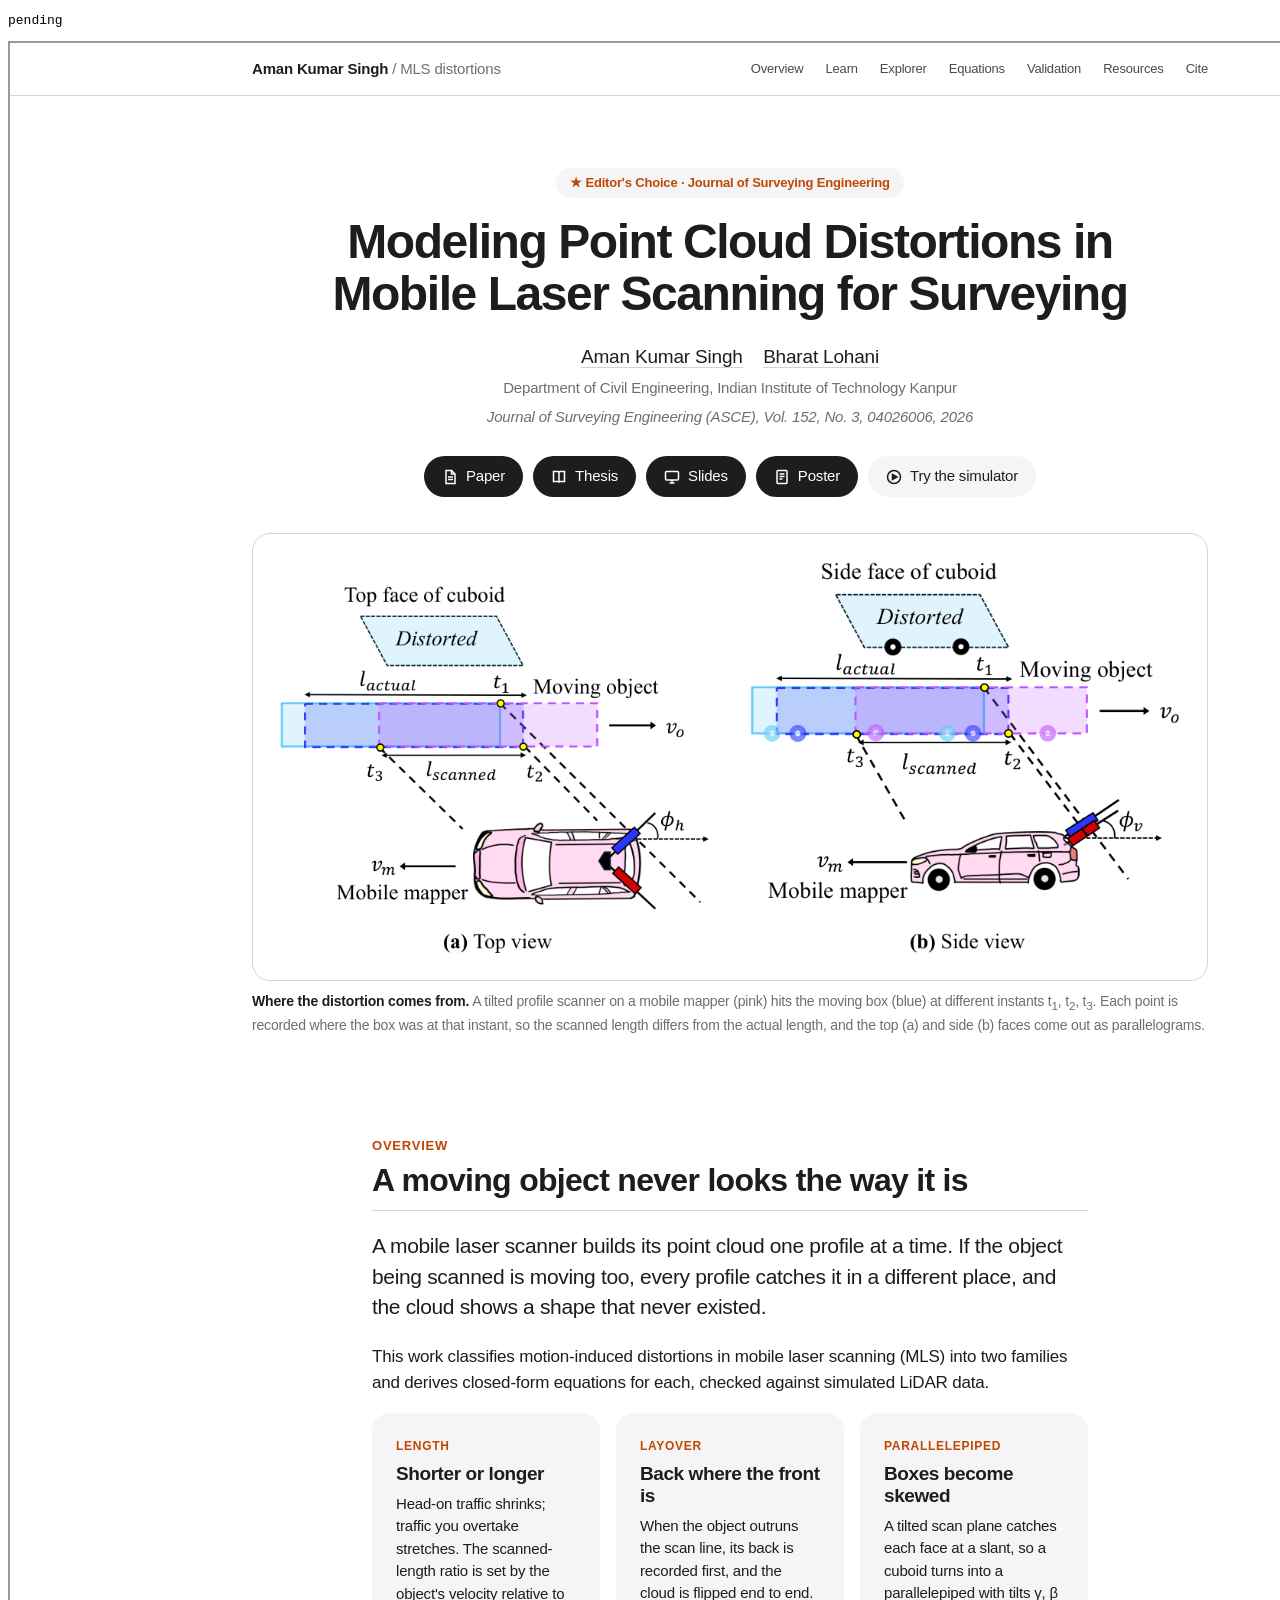
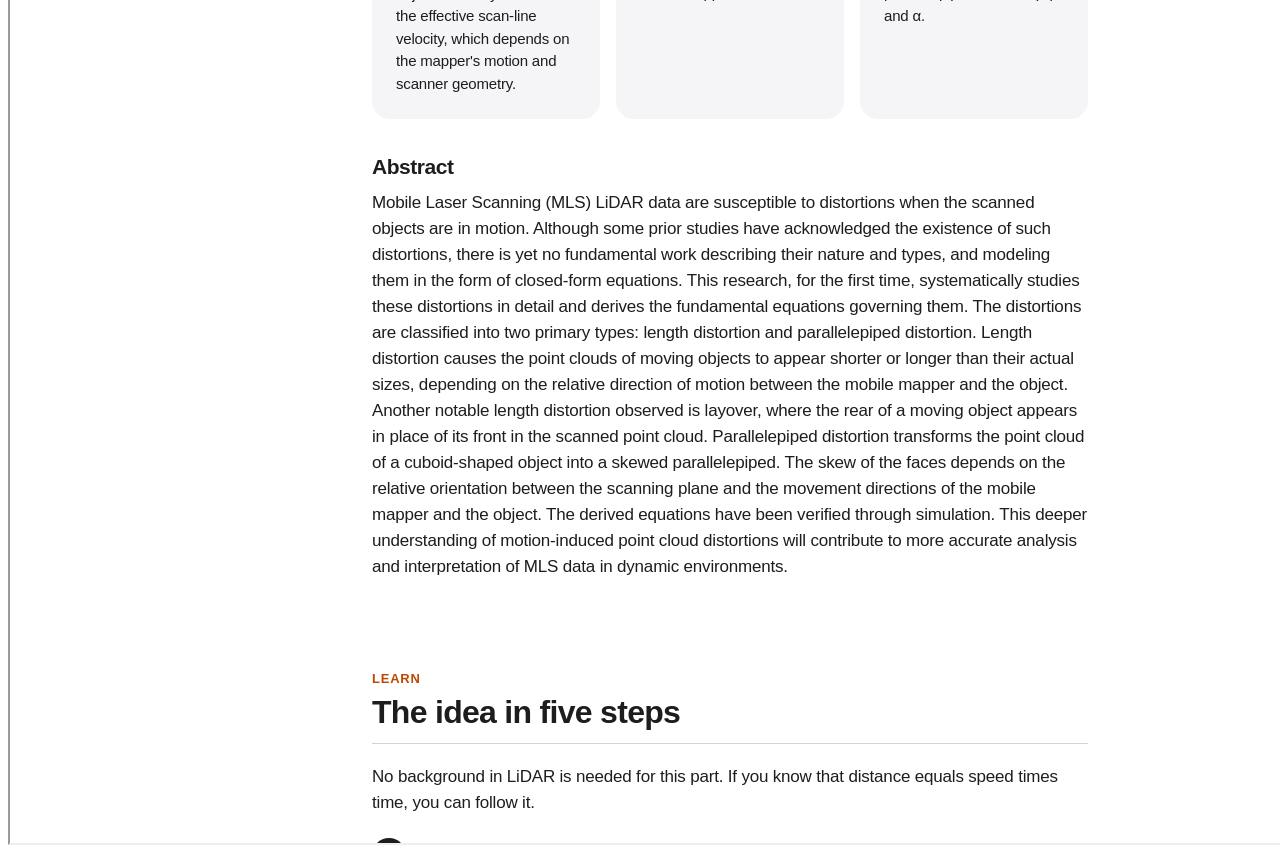
<file: tests/canvas-capture.html>
<!doctype html>
<html lang="en">
<head>
<meta charset="utf-8">
<title>Canvas capture (dev only)</title>
<!-- Dev-only. Serve the repo root (python3 -m http.server) and open
     /tests/canvas-capture.html. Loads the explorer for every preset x side
     (end of scan, as after ?case=…) and writes a SHA-256 of each canvas's
     PNG data into #out, with whether the page saw prefers-color-scheme: dark
     (the canvas colours follow the theme). Add ?view=3d&case=… is NOT used: 2D only. -->
</head>
<body>
<pre id="out">pending</pre>
<script>
(async function () {
    var cases = ['A1', 'B1', 'A3', 'A2', 'C1', 'D2'], sides = ['L', 'R'], res = {};
    async function sha(s) {
        var b = await crypto.subtle.digest('SHA-256', new TextEncoder().encode(s));
        return Array.from(new Uint8Array(b)).map(function (x) { return x.toString(16).padStart(2, '0'); }).join('');
    }
    function load(src) {
        return new Promise(function (ok) {
            var f = document.createElement('iframe');
            f.style.width = '1440px'; f.style.height = '2400px';
            // Wait until the explorer has sized its canvas and can redraw (a fixed delay
            // sometimes caught the 300 x 150 default canvas under load), then fonts, then 400 ms (timers, not
            // requestAnimationFrame, which does not run under --virtual-time-budget).
            f.onload = function () {
                (function poll() {
                    var w = f.contentWindow, cv = f.contentDocument.querySelector('#explorer canvas');
                    // style.css applied (the canvas colours come from its tokens) and explorer.js ran;
                    // no time limit: virtual time races ahead, the caller times out and retries
                    if (cv && cv.width !== 300 && w.mlsRedraw && w.getComputedStyle(f.contentDocument.documentElement).getPropertyValue('--left').trim()) {
                        f.contentDocument.fonts.ready.then(function () { setTimeout(function () { ok(f); }, 400); });
                    } else setTimeout(poll, 50);
                })();
            };
            f.src = src;
            document.body.appendChild(f);
        });
    }
    for (var c of cases) for (var s of sides) {
        var f = await load('/index.html?case=' + c + '&side=' + s);
        var cv = f.contentDocument.querySelector('#explorer canvas');
        var url = cv ? cv.toDataURL('image/png') : '';
        res[c + '-' + s] = { w: cv ? cv.width : 0, h: cv ? cv.height : 0, sha: url ? await sha(url) : null,
                             dark: f.contentWindow.matchMedia('(prefers-color-scheme: dark)').matches };
        f.remove();
    }
    document.getElementById('out').textContent = 'RESULT ' + JSON.stringify(res);
})();
</script>
</body>
</html>
</file>
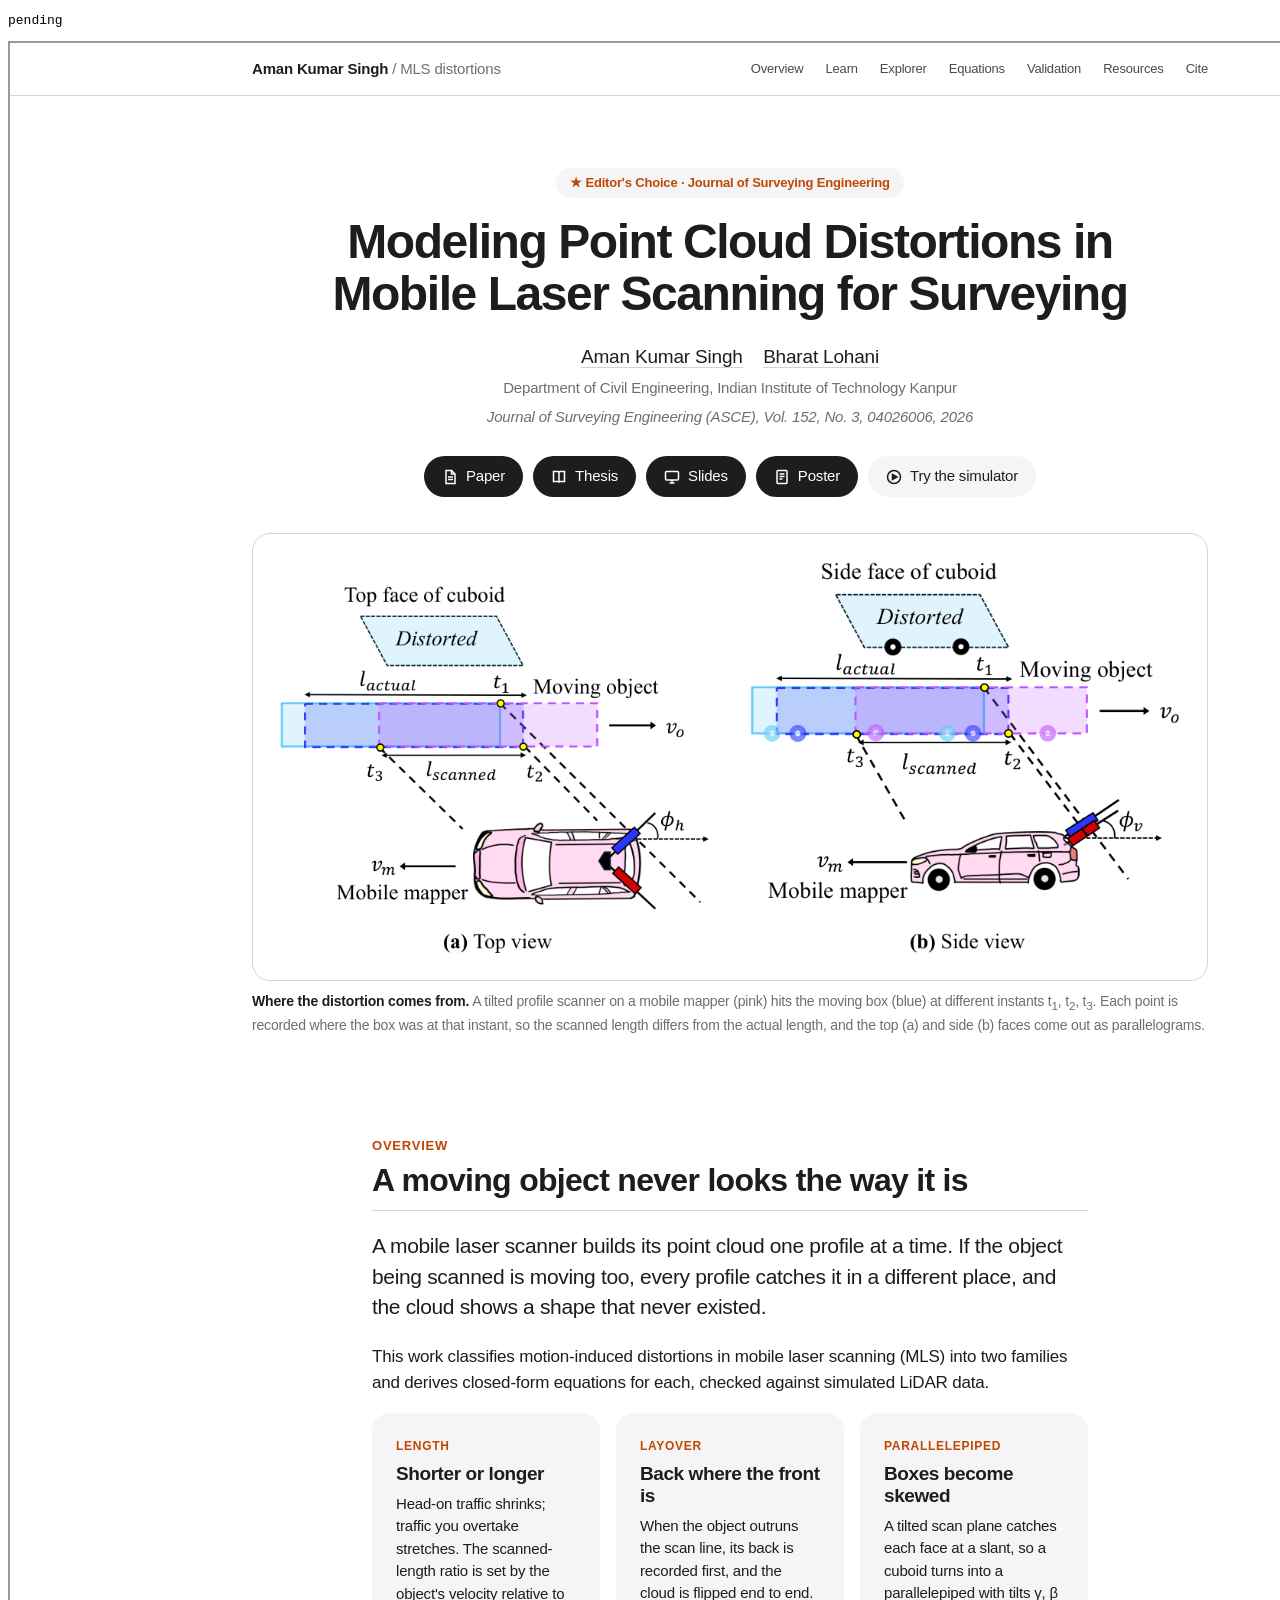
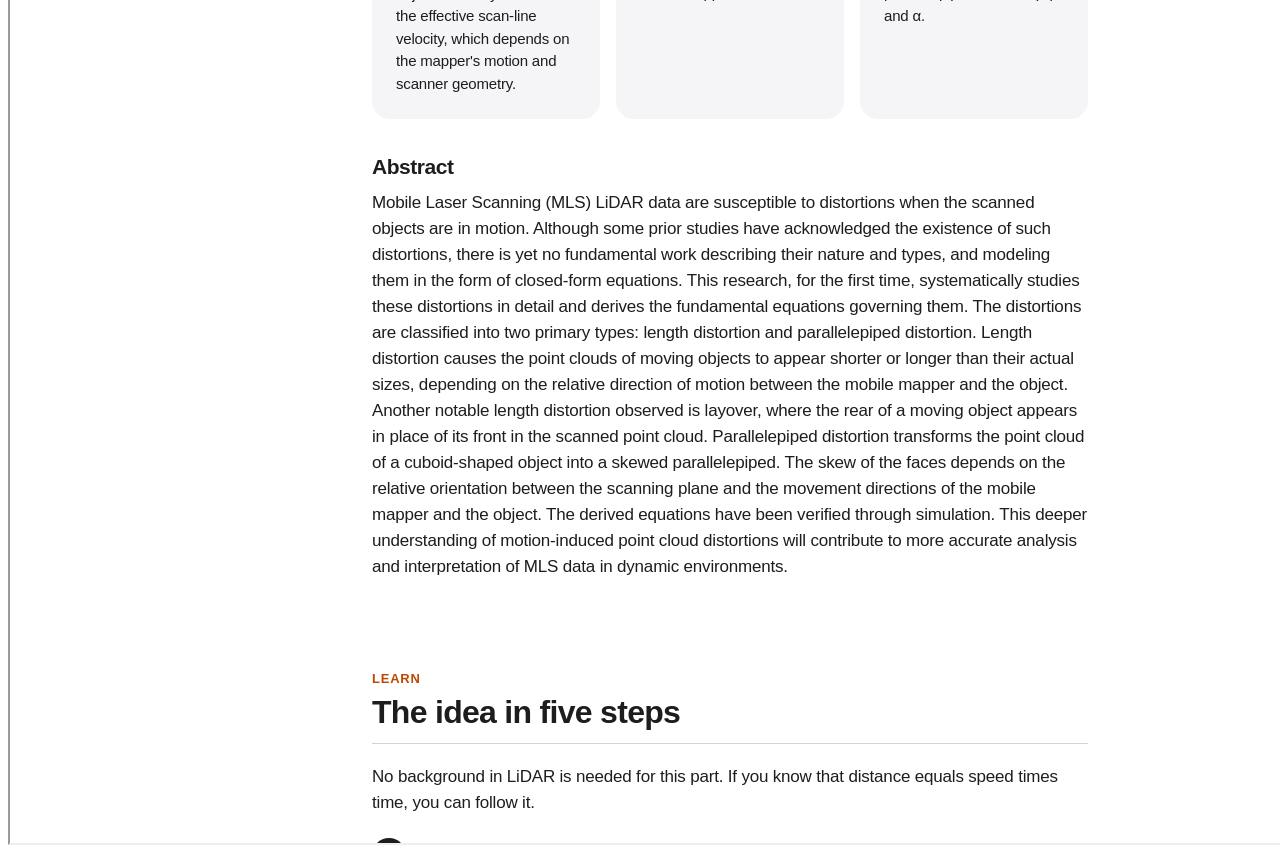
<file: tests/canvas-record.html>
<!doctype html>
<html lang="en">
<head>
<meta charset="utf-8">
<title>Canvas draw record (dev only)</title>
<!-- Dev-only, browser-independent companion of canvas-capture.html. Serve the
     repo root and open /tests/canvas-record.html (tests/canvas_capture.py does
     this). For every preset x side it loads the explorer (end of scan, as after
     ?case=…), wraps the 2D canvas context, sets window.mlsRecordDraw and calls
     window.mlsRedraw(), and logs every draw call: method name and arguments
     (coordinates, text strings) and every style property set (fillStyle,
     strokeStyle, lineWidth, font, globalAlpha, …). Nothing is rasterised, so
     the log does not depend on the browser's antialiasing or font rendering.
     Numbers are rounded to 1e-6 before hashing. #out gets, per canvas, the
     number of calls and a SHA-256 of the log; with ?full=1 also the log and
     window.mlsDrawRecord. -->
</head>
<body>
<pre id="out">pending</pre>
<script>
(async function () {
    var cases = ['A1', 'B1', 'A3', 'A2', 'C1', 'D2'], sides = ['L', 'R'], res = {};
    var full = /[?&]full=1/.test(location.search);
    var PROPS = ['fillStyle', 'strokeStyle', 'lineWidth', 'lineCap', 'lineJoin', 'miterLimit', 'lineDashOffset', 'font',
                 'textAlign', 'textBaseline', 'direction', 'globalAlpha', 'globalCompositeOperation', 'shadowBlur',
                 'shadowColor', 'shadowOffsetX', 'shadowOffsetY', 'imageSmoothingEnabled', 'filter'];
    async function sha(s) {
        var b = await crypto.subtle.digest('SHA-256', new TextEncoder().encode(s));
        return Array.from(new Uint8Array(b)).map(function (x) { return x.toString(16).padStart(2, '0'); }).join('');
    }
    function norm(v) {
        if (typeof v === 'number') return Math.round(v * 1e6) / 1e6;
        if (Array.isArray(v)) return v.map(norm);
        if (v && typeof v === 'object') return '[' + (v.constructor && v.constructor.name) + ']';
        return v;
    }
    function wrap(ctx, log) {
        var proto = Object.getPrototypeOf(ctx);
        Object.getOwnPropertyNames(proto).forEach(function (k) {
            var d = Object.getOwnPropertyDescriptor(proto, k);
            if (typeof d.value === 'function' && k !== 'constructor' && k !== 'getContextAttributes') {
                ctx[k] = function () { log.push([k].concat(Array.prototype.slice.call(arguments).map(norm))); return d.value.apply(ctx, arguments); };
            }
        });
        PROPS.forEach(function (k) {
            var d = Object.getOwnPropertyDescriptor(proto, k);
            if (!d || !d.set) return;
            Object.defineProperty(ctx, k, {
                configurable: true,
                get: function () { return d.get.call(ctx); },
                set: function (v) { log.push(['=' + k, norm(v)]); d.set.call(ctx, v); }
            });
        });
    }
    function load(src) {
        return new Promise(function (ok) {
            var f = document.createElement('iframe');
            f.style.width = '1440px'; f.style.height = '2400px';
            // Wait until the explorer has sized its canvas and can redraw (a fixed delay
            // sometimes caught the 300 x 150 default canvas under load), then fonts, then 400 ms (timers, not
            // requestAnimationFrame, which does not run under --virtual-time-budget).
            f.onload = function () {
                (function poll() {
                    var w = f.contentWindow, cv = f.contentDocument.querySelector('#explorer canvas');
                    // style.css applied (the canvas colours come from its tokens) and explorer.js ran;
                    // no time limit: virtual time races ahead, the caller times out and retries
                    if (cv && cv.width !== 300 && w.mlsRedraw && w.getComputedStyle(f.contentDocument.documentElement).getPropertyValue('--left').trim()) {
                        f.contentDocument.fonts.ready.then(function () { setTimeout(function () { ok(f); }, 400); });
                    } else setTimeout(poll, 50);
                })();
            };
            f.src = src;
            document.body.appendChild(f);
        });
    }
    for (var c of cases) for (var s of sides) {
        var f = await load('/index.html?case=' + c + '&side=' + s);
        var w = f.contentWindow, cv = f.contentDocument.querySelector('#explorer canvas'), log = [];
        var ctx = cv.getContext('2d');
        wrap(ctx, log);
        w.mlsRecordDraw = true; w.mlsRedraw(); w.mlsRecordDraw = false;
        var text = JSON.stringify(log);
        var r = { calls: log.length, sha: await sha(text), w: cv.width, h: cv.height,
                  dark: w.matchMedia('(prefers-color-scheme: dark)').matches };
        if (full) { r.log = log; r.record = w.mlsDrawRecord; }
        res[c + '-' + s] = r;
        f.remove();
    }
    document.getElementById('out').textContent = 'RESULT ' + JSON.stringify(res);
})();
</script>
</body>
</html>
</file>
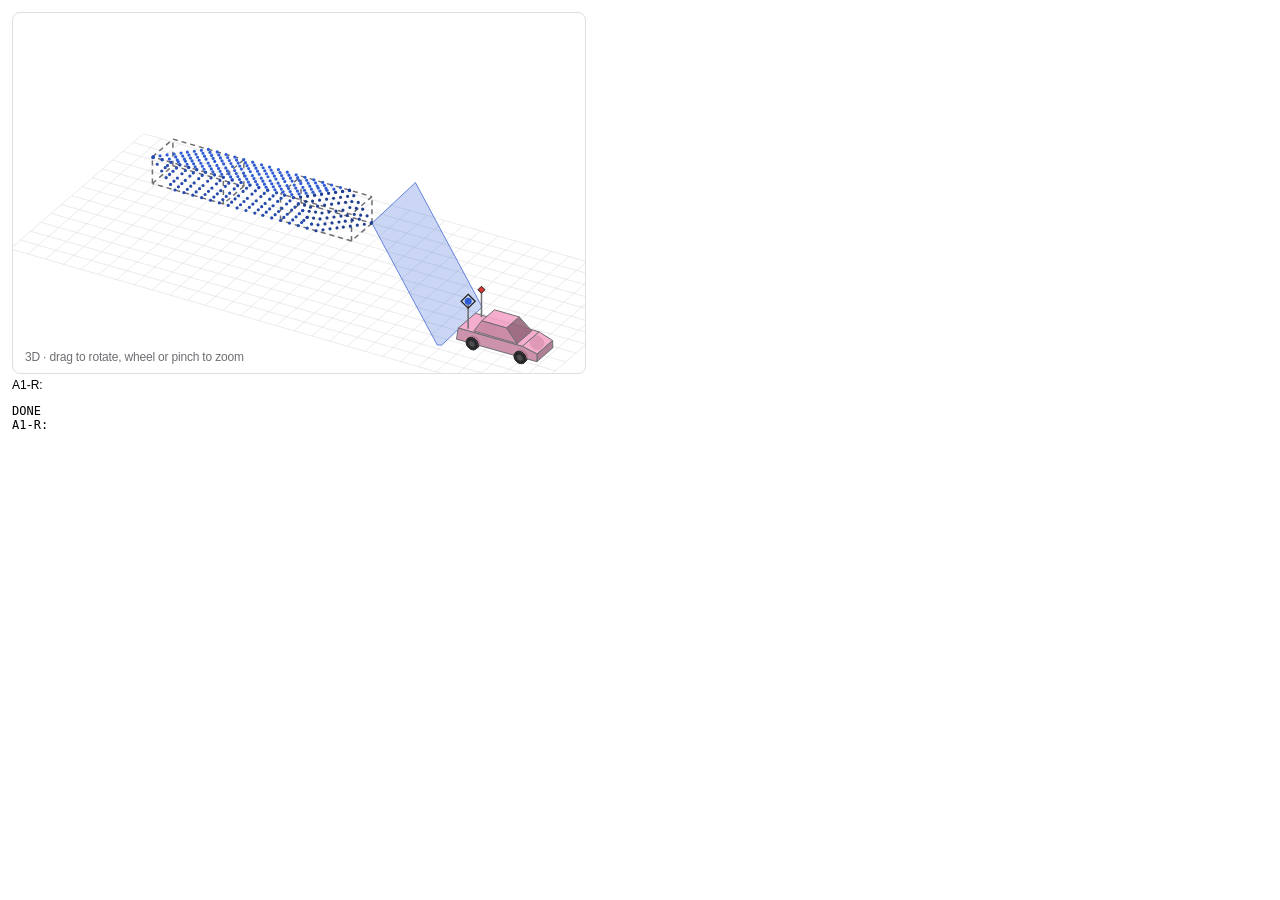
<file: tests/canvas-shots.html>
<!doctype html>
<html lang="en">
<head>
<meta charset="utf-8">
<title>Canvas shots (dev only)</title>
<!-- Dev-only contact sheet. /tests/canvas-shots.html?cases=A1,B1,A2&view=3d[&extra=phiV:70]
     Loads /index.html?case=…&view=… in an iframe per case and shows the
     explorer canvas as an image, with the 3D notes text underneath. -->
<style>
  :root { color-scheme: light dark; }
  body { margin: 12px; font: 12px -apple-system, sans-serif; background: Canvas; color: CanvasText; }
  .row { display: flex; gap: 12px; flex-wrap: wrap; }
  figure { margin: 0; width: 572px; }
  img { width: 572px; height: 360px; border: 1px solid #8884; border-radius: 8px; display: block; }
  figcaption { margin-top: 4px; }
  iframe { position: absolute; left: -99999px; width: 1440px; height: 2400px; }
</style>
</head>
<body>
<div class="row" id="row"></div>
<pre id="out">pending</pre>
<script>
(async function () {
    var q = new URLSearchParams(location.search);
    var cases = (q.get('cases') || 'A1').split(','), view = q.get('view') || '3d', side = q.get('side') || 'R';
    var extra = q.get('extra');            // e.g. phiV:70 -> sets that slider after load
    function load(src) {
        return new Promise(function (ok) {
            var f = document.createElement('iframe');
            f.onload = function () { setTimeout(function () { ok(f); }, 500); };
            f.src = src; document.body.appendChild(f);
        });
    }
    var log = [];
    for (var c of cases) {
        var f = await load('/index.html?case=' + c + '&side=' + side + '&view=' + view + (q.get('t') ? '&t=' + q.get('t') : ''));
        var d = f.contentDocument;
        if (extra) {
            var kv = extra.split(':'), inp = d.getElementById('ex-' + kv[0].toLowerCase());
            inp.value = kv[1]; inp.dispatchEvent(new Event('input'));
            await new Promise(function (r) { setTimeout(r, 300); });
        }
        var cv = d.querySelector('#explorer canvas');
        var fig = document.createElement('figure'), img = document.createElement('img'), cap = document.createElement('figcaption');
        img.src = cv.toDataURL('image/png');
        var notes = d.getElementById('ex-3d-notes');
        var txt = notes && !notes.hidden ? Array.from(notes.querySelectorAll('p')).filter(function (p) { return !p.hidden; }).map(function (p) { return p.textContent; }).join(' | ') : '(2D)';
        cap.textContent = c + '-' + side + (extra ? ' ' + extra : '') + ': ' + txt;
        fig.appendChild(img); fig.appendChild(cap); document.getElementById('row').appendChild(fig);
        log.push(cap.textContent);
        f.remove();
    }
    document.getElementById('out').textContent = 'DONE\n' + log.join('\n');
})();
</script>
</body>
</html>
</file>
<file: static/css/style.css>
/* ==========================================================================
   MLS distortions: project page styles
   Same tokens as amanks-20.github.io. No frameworks, no web fonts.
   Sections: Tokens · Base · Nav · Header · Buttons · Sections · Figures
             · Cards · Steps · Math · Tables · Explorer · Stats · BibTeX · Footer
   ========================================================================== */

/* ---------- Tokens ---------- */
:root {
    --bg: #ffffff;
    --bg-alt: #f5f5f7;
    --text: #1d1d1f;
    --muted: #6e6e73;
    --line: #d2d2d7;
    --link: #0066cc;
    --accent: #bf4800;
    --nav-bg: rgba(255, 255, 255, 0.72);
    --left: #d93636;            /* left scanner (red, as in the thesis figures) */
    --right: #2f5bd3;           /* right scanner (blue) */
    --object: #6fc3df;
    --mapper: #f4a6c8;
    --radius: 18px;
    --width: 760px;
    --wide: 1000px;
    --font: -apple-system, BlinkMacSystemFont, "SF Pro Text", "Inter", "Segoe UI", Roboto, "Helvetica Neue", Arial, sans-serif;
    --mono: ui-monospace, "SF Mono", Menlo, Consolas, monospace;
    color-scheme: light dark;
}

@media (prefers-color-scheme: dark) {
    :root {
        --bg: #000000;
        --bg-alt: #161617;
        --text: #f5f5f7;
        --muted: #a1a1a6;
        --line: #424245;
        --link: #2997ff;
        --accent: #ff9f0a;
        --nav-bg: rgba(22, 22, 23, 0.72);
        --left: #ff6b6b;
        --right: #6e9bff;
        --object: #4fb3d4;
        --mapper: #c86a96;
    }
}

/* ---------- Base ---------- */
*, *::before, *::after { box-sizing: border-box; }
html { -webkit-text-size-adjust: 100%; scroll-behavior: smooth; scroll-padding-top: 64px; }

body {
    margin: 0;
    background: var(--bg);
    color: var(--text);
    font-family: var(--font);
    font-size: 17px;
    line-height: 1.53;
    letter-spacing: -0.011em;
    -webkit-font-smoothing: antialiased;
}

a { color: var(--link); text-decoration: none; }
a:hover { text-decoration: underline; }
img { max-width: 100%; height: auto; display: block; }
p { margin: 0 0 1em; }
h1, h2, h3 { margin: 0; font-weight: 600; letter-spacing: -0.022em; line-height: 1.15; }
strong { font-weight: 600; }

.wrap { max-width: var(--width); margin: 0 auto; padding: 0 22px; }
.wide { max-width: var(--wide); margin: 0 auto; padding: 0 22px; }
.muted { color: var(--muted); }

/* ---------- Nav ---------- */
.nav {
    position: sticky;
    top: 0;
    z-index: 10;
    background: var(--nav-bg);
    -webkit-backdrop-filter: saturate(180%) blur(20px);
    backdrop-filter: saturate(180%) blur(20px);
    border-bottom: 1px solid var(--line);
}

.nav .wide {
    display: flex;
    align-items: center;
    justify-content: space-between;
    gap: 16px;
    min-height: 52px;
}

.nav-name { color: var(--text); font-weight: 600; font-size: 15px; white-space: nowrap; }
.nav-name:hover { text-decoration: none; }
.nav-name span { color: var(--muted); font-weight: 400; }

.nav-links {
    display: flex;
    gap: 22px;
    font-size: 13px;
    overflow-x: auto;
    scrollbar-width: none;
}
.nav-links::-webkit-scrollbar { display: none; }
.nav-links a { color: var(--text); opacity: 0.8; white-space: nowrap; }
.nav-links a:hover { opacity: 1; text-decoration: none; }

/* Phones without JS: name on top, links scroll sideways underneath */
@media (max-width: 720px) {
    .nav:not(.has-toggle) .wide { flex-direction: column; align-items: flex-start; gap: 2px; padding-top: 10px; padding-bottom: 8px; }
    .nav:not(.has-toggle) .nav-links { width: 100%; gap: 18px; padding-bottom: 2px; }
}

/* Menu button: hidden on wider screens */
.nav-toggle { display: none; }

/* Phones with JS: three-line button opens a full-screen menu (as on amanks-20.github.io) */
@media (max-width: 720px) {
    .nav.has-toggle .wide { min-height: 48px; }

    .nav-toggle {
        display: block;
        position: relative;
        width: 44px;
        height: 44px;
        margin-right: -12px;
        padding: 0;
        border: 0;
        background: none;
        color: var(--text);
        cursor: pointer;
        -webkit-tap-highlight-color: transparent;
    }

    .nav-toggle span {
        position: absolute;
        left: 13px;
        width: 18px;
        height: 1.5px;
        border-radius: 1px;
        background: currentColor;
        transition: transform 0.3s ease, opacity 0.2s ease, top 0.3s ease;
    }
    .nav-toggle span:nth-child(1) { top: 16px; }
    .nav-toggle span:nth-child(2) { top: 21.25px; }
    .nav-toggle span:nth-child(3) { top: 26.5px; }

    .nav.is-open .nav-toggle span:nth-child(1) { top: 21.25px; transform: rotate(45deg); }
    .nav.is-open .nav-toggle span:nth-child(2) { opacity: 0; }
    .nav.is-open .nav-toggle span:nth-child(3) { top: 21.25px; transform: rotate(-45deg); }

    .nav.has-toggle .nav-links {
        position: fixed;
        top: 49px;
        left: 0;
        right: 0;
        height: calc(100vh - 49px);
        height: calc(100dvh - 49px);
        flex-direction: column;
        gap: 0;
        padding: 20px 22px 40px;
        overflow-y: auto;
        overscroll-behavior: contain;
        background: var(--bg);
        visibility: hidden;
        opacity: 0;
        transition: opacity 0.3s ease, visibility 0s linear 0.3s;
    }

    .nav.is-open .nav-links {
        visibility: visible;
        opacity: 1;
        transition: opacity 0.3s ease, visibility 0s;
    }

    .nav.has-toggle .nav-links a {
        padding: 8px 0;
        font-size: 28px;
        font-weight: 600;
        letter-spacing: -0.015em;
        line-height: 1.2;
        opacity: 0;
        transform: translateY(-8px);
        transition: opacity 0.25s ease, transform 0.25s ease;
    }

    .nav.is-open .nav-links a {
        opacity: 1;
        transform: none;
        transition-delay: calc(0.05s + var(--i, 0) * 0.03s);
    }

    /* Menu open: solid bar, no scrolling behind it */
    .nav.is-open {
        background: var(--bg);
        border-bottom-color: transparent;
        -webkit-backdrop-filter: none;
        backdrop-filter: none;
    }
    html.nav-locked { overflow: hidden; }
}

@media (max-width: 720px) and (prefers-reduced-motion: reduce) {
    .nav-toggle span,
    .nav.has-toggle .nav-links,
    .nav.has-toggle .nav-links a { transition: none !important; }
}

/* ---------- Header ---------- */
.head { padding: 72px 0 8px; text-align: center; }

.badge {
    display: inline-block;
    margin-bottom: 18px;
    padding: 5px 14px;
    border-radius: 980px;
    background: var(--bg-alt);
    color: var(--accent);
    font-size: 13px;
    font-weight: 600;
}
.badge a { color: inherit; }

.head h1 {
    font-size: 48px;
    letter-spacing: -0.03em;
    line-height: 1.08;
    max-width: 880px;
    margin: 0 auto;
}

.authors { margin: 22px 0 0; font-size: 19px; }
.authors a { color: var(--text); border-bottom: 1px solid var(--line); }
.authors a:hover { text-decoration: none; border-color: var(--text); }
.authors sup { font-size: 12px; color: var(--muted); }
.affil { margin: 6px 0 0; font-size: 15px; color: var(--muted); }
.venue { margin: 6px 0 0; font-size: 15px; font-style: italic; color: var(--muted); }

@media (max-width: 640px) {
    .head { padding-top: 44px; }
    .head h1 { font-size: 32px; }
    .authors { font-size: 17px; }
}

/* ---------- Buttons ---------- */
.buttons {
    display: flex;
    flex-wrap: wrap;
    justify-content: center;
    gap: 10px;
    margin: 28px 0 0;
}

.btn {
    display: inline-flex;
    align-items: center;
    gap: 8px;
    padding: 9px 18px;
    border-radius: 980px;
    background: var(--text);
    color: var(--bg);
    font: inherit;
    font-size: 15px;
    font-weight: 500;
    border: 0;
    cursor: pointer;
}
.btn:hover { text-decoration: none; opacity: 0.85; }
.btn svg { width: 16px; height: 16px; flex: none; }
.btn.ghost { background: var(--bg-alt); color: var(--text); }
.btn[aria-disabled="true"] { background: var(--bg-alt); color: var(--muted); cursor: default; }
.btn[aria-disabled="true"]:hover { opacity: 1; }

/* ---------- Sections ---------- */
main { padding-bottom: 40px; }
.section { padding-top: 72px; }

.section h2 {
    font-size: 32px;
    padding-bottom: 12px;
    margin-bottom: 20px;
    border-bottom: 1px solid var(--line);
}

.section h3 { margin: 36px 0 10px; font-size: 21px; }

.eyebrow {
    margin: 0 0 6px;
    font-size: 13px;
    font-weight: 600;
    letter-spacing: 0.06em;
    text-transform: uppercase;
    color: var(--accent);
}

.lead { font-size: 21px; line-height: 1.45; letter-spacing: -0.016em; }

.note {
    margin: 20px 0;
    padding: 14px 18px;
    border-left: 3px solid var(--accent);
    background: var(--bg-alt);
    border-radius: 0 12px 12px 0;
    font-size: 15px;
}
.note p:last-child { margin: 0; }

/* ---------- Figures ---------- */
figure { margin: 28px 0; }

.fig-img {
    padding: 18px;
    border-radius: var(--radius);
    background: #ffffff;              /* thesis figures are drawn on white */
    border: 1px solid var(--line);
}
.fig-img img { margin: 0 auto; }
.fig-img.photo { padding: 0; overflow: hidden; background: #000; }

figcaption { margin-top: 10px; font-size: 14px; line-height: 1.5; color: var(--muted); }
figcaption strong { color: var(--text); }

.fig-row { display: grid; grid-template-columns: 1fr 1fr; gap: 20px; }
.fig-row figure { margin: 0; }
@media (max-width: 720px) { .fig-row { grid-template-columns: 1fr; } }

/* ---------- Cards ---------- */
.cards { display: grid; grid-template-columns: repeat(3, 1fr); gap: 16px; margin-top: 8px; }
.card { background: var(--bg-alt); border-radius: var(--radius); padding: 24px; }
.card h3 { margin: 0 0 8px; font-size: 19px; }
.card p { margin: 0; font-size: 15px; line-height: 1.5; }
.card .tag { display: block; margin-bottom: 8px; font-size: 12px; font-weight: 600; letter-spacing: 0.06em; text-transform: uppercase; color: var(--accent); }
@media (max-width: 760px) { .cards { grid-template-columns: 1fr; } }

/* ---------- Steps (primer) ---------- */
.steps { list-style: none; margin: 24px 0 0; padding: 0; counter-reset: step; }
.steps > li {
    position: relative;
    padding: 0 0 26px 52px;
    counter-increment: step;
}
.steps > li::before {
    content: counter(step);
    position: absolute;
    left: 0;
    top: -2px;
    width: 34px;
    height: 34px;
    border-radius: 50%;
    background: var(--text);
    color: var(--bg);
    font-size: 15px;
    font-weight: 600;
    line-height: 34px;
    text-align: center;
}
.steps > li::after {
    content: "";
    position: absolute;
    left: 16.5px;
    top: 38px;
    bottom: 6px;
    width: 1px;
    background: var(--line);
}
.steps > li:last-child::after { display: none; }
.steps h4 { margin: 2px 0 6px; font-size: 18px; font-weight: 600; letter-spacing: -0.015em; }
.steps p { margin: 0 0 0.6em; }

/* FAQ */
details.faq { border-bottom: 1px solid var(--line); padding: 14px 0; }
details.faq:first-of-type { border-top: 1px solid var(--line); }
details.faq summary { cursor: pointer; font-weight: 600; list-style: none; position: relative; padding-right: 28px; }
details.faq summary::-webkit-details-marker { display: none; }
details.faq summary::after { content: "+"; position: absolute; right: 4px; top: -2px; font-size: 22px; font-weight: 400; color: var(--muted); }
details.faq[open] summary::after { content: "−"; }
details.faq p { margin: 10px 0 0; font-size: 16px; }

/* ---------- Math ---------- */
math { font-size: 1.08em; }
math[display="block"] { margin: 0; overflow-x: auto; overflow-y: hidden; padding: 4px 0; }

.eq {
    display: grid;
    grid-template-columns: 1fr auto;
    align-items: center;
    gap: 16px;
    margin: 18px 0;
    padding: 18px 22px;
    border-radius: 14px;
    background: var(--bg-alt);
}
.eq .num { font-size: 13px; color: var(--muted); font-variant-numeric: tabular-nums; }
.eq-label { display: block; margin-bottom: 6px; font-size: 13px; font-weight: 600; color: var(--muted); }
@media (max-width: 720px) {
    /* A wide equation stays inside its card: one column whose content may
       shrink, the equation scrolls on its own, and the number gets its own
       row, right-aligned below it. Eq. (5) is shown as two stacked lines. */
    .eq { grid-template-columns: minmax(0, 1fr); gap: 4px; min-width: 0; padding: 16px 14px; }
    .eq > * { min-width: 0; max-width: 100%; }
    /* Scrollers: the equation itself (Chromium), its stacked block, and the
       card as a fallback (WebKit does not clip or scroll a <math> element).
       A soft shadow marks an edge only while there is more to scroll. */
    .eq, .eq math[display="block"], .eq .eq-stack { overflow-x: auto; -webkit-overflow-scrolling: touch; }
    .eq, .eq .eq-stack {
        background:
            linear-gradient(to right, var(--bg-alt) 40%, transparent) left / 28px 100% no-repeat local,
            linear-gradient(to left, var(--bg-alt) 40%, transparent) right / 28px 100% no-repeat local,
            linear-gradient(to right, color-mix(in srgb, var(--text) 16%, transparent), transparent) left center / 12px calc(100% - 8px) no-repeat scroll,
            linear-gradient(to left, color-mix(in srgb, var(--text) 16%, transparent), transparent) right center / 12px calc(100% - 8px) no-repeat scroll,
            var(--bg-alt);
    }
    .eq .num { justify-self: end; }
    .eq .eq-wide { display: none; }
    .eq .eq-stack[hidden] { display: block; }
    .eq .eq-stack math + math { margin-top: 8px; }
}

/* ---------- Tables ---------- */
.table-wrap { overflow-x: auto; margin: 18px 0; -webkit-overflow-scrolling: touch; }
table { width: 100%; border-collapse: collapse; font-size: 15px; font-variant-numeric: tabular-nums; }
th, td { padding: 9px 12px; text-align: left; border-bottom: 1px solid var(--line); vertical-align: top; }
th { font-size: 13px; font-weight: 600; color: var(--muted); white-space: nowrap; }
td.num, th.num { text-align: right; }
tbody tr:last-child td { border-bottom: 0; }
.pred { background: var(--bg-alt); }

details.more { margin-top: 12px; }
details.more summary { cursor: pointer; color: var(--link); font-size: 15px; }

/* ---------- Explorer ---------- */
.explorer {
    margin-top: 20px;
    border-radius: var(--radius);
    background: var(--bg-alt);
    padding: 22px;
}

.presets { display: flex; flex-wrap: wrap; gap: 8px; margin-bottom: 18px; }
.presets span { font-size: 13px; color: var(--muted); align-self: center; margin-right: 4px; }

.pill {
    display: inline-block;
    padding: 4px 12px;
    border: 1px solid var(--line);
    border-radius: 980px;
    background: var(--bg);
    color: var(--link);
    font: inherit;
    font-size: 13px;
    line-height: 1.5;
    cursor: pointer;
}
.pill[hidden] { display: none; }
.pill:hover { border-color: var(--link); text-decoration: none; }
.pill[aria-pressed="true"] { background: var(--link); border-color: var(--link); color: #fff; }

.ex-grid { display: grid; grid-template-columns: 300px 1fr; gap: 22px; }
@media (max-width: 860px) { .ex-grid { grid-template-columns: 1fr; } }

.controls { display: flex; flex-direction: column; gap: 14px; }
.ctrl label { display: flex; justify-content: space-between; gap: 8px; font-size: 14px; font-weight: 500; }
.ctrl label output { font-variant-numeric: tabular-nums; color: var(--muted); font-weight: 400; }
.ctrl input[type="range"] { width: 100%; margin: 6px 0 0; accent-color: var(--link); }
.ctrl .hint { display: block; font-size: 12px; color: var(--muted); }

.seg { display: inline-flex; padding: 2px; border-radius: 10px; background: var(--bg); border: 1px solid var(--line); }
.seg button {
    padding: 5px 14px;
    border: 0;
    border-radius: 8px;
    background: transparent;
    color: var(--text);
    font: inherit;
    font-size: 13px;
    cursor: pointer;
}
.seg button[aria-pressed="true"] { background: var(--text); color: var(--bg); }

.stage { display: flex; flex-direction: column; gap: 12px; min-width: 0; }

.canvas-box {
    position: relative;
    border-radius: 14px;
    background: var(--bg);
    border: 1px solid var(--line);
    overflow: hidden;
}
.canvas-box canvas { display: block; width: 100%; height: 360px; }
@media (max-width: 640px) { .canvas-box canvas { height: 300px; } }

.canvas-tools {
    position: absolute;
    top: 10px;
    right: 10px;
    display: flex;
    gap: 6px;
}

.legend { display: flex; flex-wrap: wrap; gap: 6px 16px; font-size: 12px; color: var(--muted); }
.legend i { display: inline-block; width: 18px; height: 10px; margin-right: 6px; vertical-align: -1px; border-radius: 2px; }
.legend .l-obj { border: 1.5px dashed var(--muted); }
.legend .l-now { border: 1.5px solid var(--object); background: color-mix(in srgb, var(--object) 25%, transparent); }
/* recorded points: a row of three dots, as the cloud is drawn on the canvas */
.legend .l-pts { --pt: var(--right); height: 6px; vertical-align: 1px; border-radius: 0;
    background: radial-gradient(circle, var(--pt) 0 2px, transparent 2.5px) 0 0 / 6px 6px repeat-x; }
.legend .l-pts.left { --pt: var(--left); }
.legend .l-map { background: var(--mapper); }
.legend span[hidden] { display: none; }
.legend .l-plane { background: color-mix(in srgb, var(--right) 25%, transparent); border: 1px solid color-mix(in srgb, var(--right) 70%, transparent); }
.legend .l-plane.left { background: color-mix(in srgb, var(--left) 25%, transparent); border-color: color-mix(in srgb, var(--left) 70%, transparent); }
.legend .l-line { height: 2px; background: var(--right); vertical-align: 3px; opacity: 0.55; }
.legend .l-line.left { background: var(--left); }

.regime {
    padding: 14px 16px;
    border-radius: 12px;
    background: var(--bg);
    border: 1px solid var(--line);
}
.regime .name { font-size: 17px; font-weight: 600; }
.regime .name::before { content: "●"; margin-right: 8px; font-size: 12px; vertical-align: 2px; color: var(--accent); }
.regime p { margin: 4px 0 0; font-size: 14px; color: var(--muted); line-height: 1.45; }

.readouts { display: grid; grid-template-columns: repeat(5, 1fr); gap: 8px; }
@media (max-width: 640px) { .readouts { grid-template-columns: repeat(2, 1fr); } }
.readout { padding: 10px 12px; border-radius: 12px; background: var(--bg); border: 1px solid var(--line); }
.readout .k { display: block; font-size: 12px; color: var(--muted); }
.readout .v { display: block; font-size: 19px; font-weight: 600; font-variant-numeric: tabular-nums; letter-spacing: -0.01em; }
.readout .s { display: block; font-size: 11px; color: var(--muted); }

.check { font-size: 13px; color: var(--muted); }

/* Optional 3D view */
.canvas-box.is-3d canvas { touch-action: none; cursor: grab; }
.canvas-box.is-3d canvas:active { cursor: grabbing; }
.canvas-box canvas:focus-visible { outline: 2px solid var(--link); outline-offset: -2px; }
.ex3d-notes p { margin: 0 0 4px; font-size: 12px; color: var(--muted); line-height: 1.45; }
.ex3d-notes:not(:has(p:not([hidden]))) { display: none; }
.ex3d-warn { color: var(--text) !important; font-weight: 600; }
.ex3d-warn::before { content: "●"; margin-right: 6px; font-size: 10px; vertical-align: 1px; color: var(--accent); }

/* Field-data panel: stacks below the canvas; beside it on wide screens,
   where the explorer box grows into the margins so the canvas keeps its width */
.canvas-row { display: grid; grid-template-columns: minmax(0, 1fr); gap: 12px; }
.canvas-col { display: flex; flex-direction: column; gap: 12px; min-width: 0; }
@media (min-width: 1340px) {
    #explorer .explorer { margin-left: -150px; margin-right: -150px; }
    .canvas-row { grid-template-columns: minmax(0, 1fr) 300px; gap: 16px; align-items: start; }
}
/* Stacked layout: the panel comes after the readouts (canvas, readouts, panel) */
@media (max-width: 1339.98px) {
    .canvas-row { display: contents; }
    .stage > .canvas-row > .field { order: 1; }
}
.field {
    padding: 14px 16px;
    border-radius: 12px;
    background: var(--bg);
    border: 1px solid var(--line);
    min-width: 0;
}
.field h3 { margin: 0 0 8px; font-size: 15px; font-weight: 600; letter-spacing: 0; }
.field-body { font-size: 13px; line-height: 1.45; }
.field-empty { margin: 0; color: var(--muted); }
/* No field example for this case: hidden, keeping the grid column on wide screens */
.field[data-empty] { visibility: hidden; }
@media (max-width: 1339.98px) { .field[data-empty] { display: none; } }
.field figure { margin: 0; }
.field-img {
    display: block;
    aspect-ratio: 960 / 600;
    border-radius: 8px;
    overflow: hidden;
    border: 1px solid var(--line);
    background: var(--bg-alt);
}
.field-img img { display: block; width: 100%; height: 100%; object-fit: contain; }
.field-img:focus-visible { outline: 2px solid var(--link); outline-offset: 2px; }
.field figcaption { margin-top: 8px; }
.field figcaption p { margin: 0 0 6px; }
.field .field-meta, .field .field-scale, .field .field-credit { color: var(--muted); font-size: 12px; }
.field .field-meta strong { color: var(--text); font-weight: 600; }

/* ---------- Stats ---------- */
.stats { display: grid; grid-template-columns: repeat(4, 1fr); gap: 12px; margin: 20px 0; }
@media (max-width: 640px) { .stats { grid-template-columns: repeat(2, 1fr); } }
.stat { padding: 18px; border-radius: 14px; background: var(--bg-alt); }
.stat .v { display: block; font-size: 28px; font-weight: 600; letter-spacing: -0.02em; font-variant-numeric: tabular-nums; }
.stat .k { display: block; margin-top: 2px; font-size: 13px; color: var(--muted); }

/* ---------- Resource list ---------- */
.res { list-style: none; margin: 0; padding: 0; }
.res li { display: flex; justify-content: space-between; gap: 16px; padding: 14px 0; border-bottom: 1px solid var(--line); }
.res li:last-child { border-bottom: 0; }
.res .t { font-weight: 600; }
.res .m { display: block; font-size: 14px; color: var(--muted); }
.res a.go { flex: none; align-self: center; font-size: 15px; }
.res a.go::after { content: " ›"; }

/* ---------- BibTeX ---------- */
.bib {
    position: relative;
    margin: 12px 0 0;
    padding: 18px 20px;
    background: var(--bg-alt);
    border-radius: 14px;
    font-family: var(--mono);
    font-size: 13px;
    line-height: 1.6;
    overflow-x: auto;
    white-space: pre;
}
.bib-copy { position: absolute; top: 12px; right: 12px; font-family: var(--font); }

/* ---------- Footer ---------- */
.footer {
    margin-top: 72px;
    padding: 24px 0 40px;
    background: var(--bg-alt);
    font-size: 12px;
    color: var(--muted);
}
.footer p { margin: 0 0 6px; }
.footer a { color: var(--text); }
.footer .sep { margin: 0 8px; opacity: 0.5; }

@media (prefers-reduced-motion: reduce) {
    html { scroll-behavior: auto; }
}
</file>
